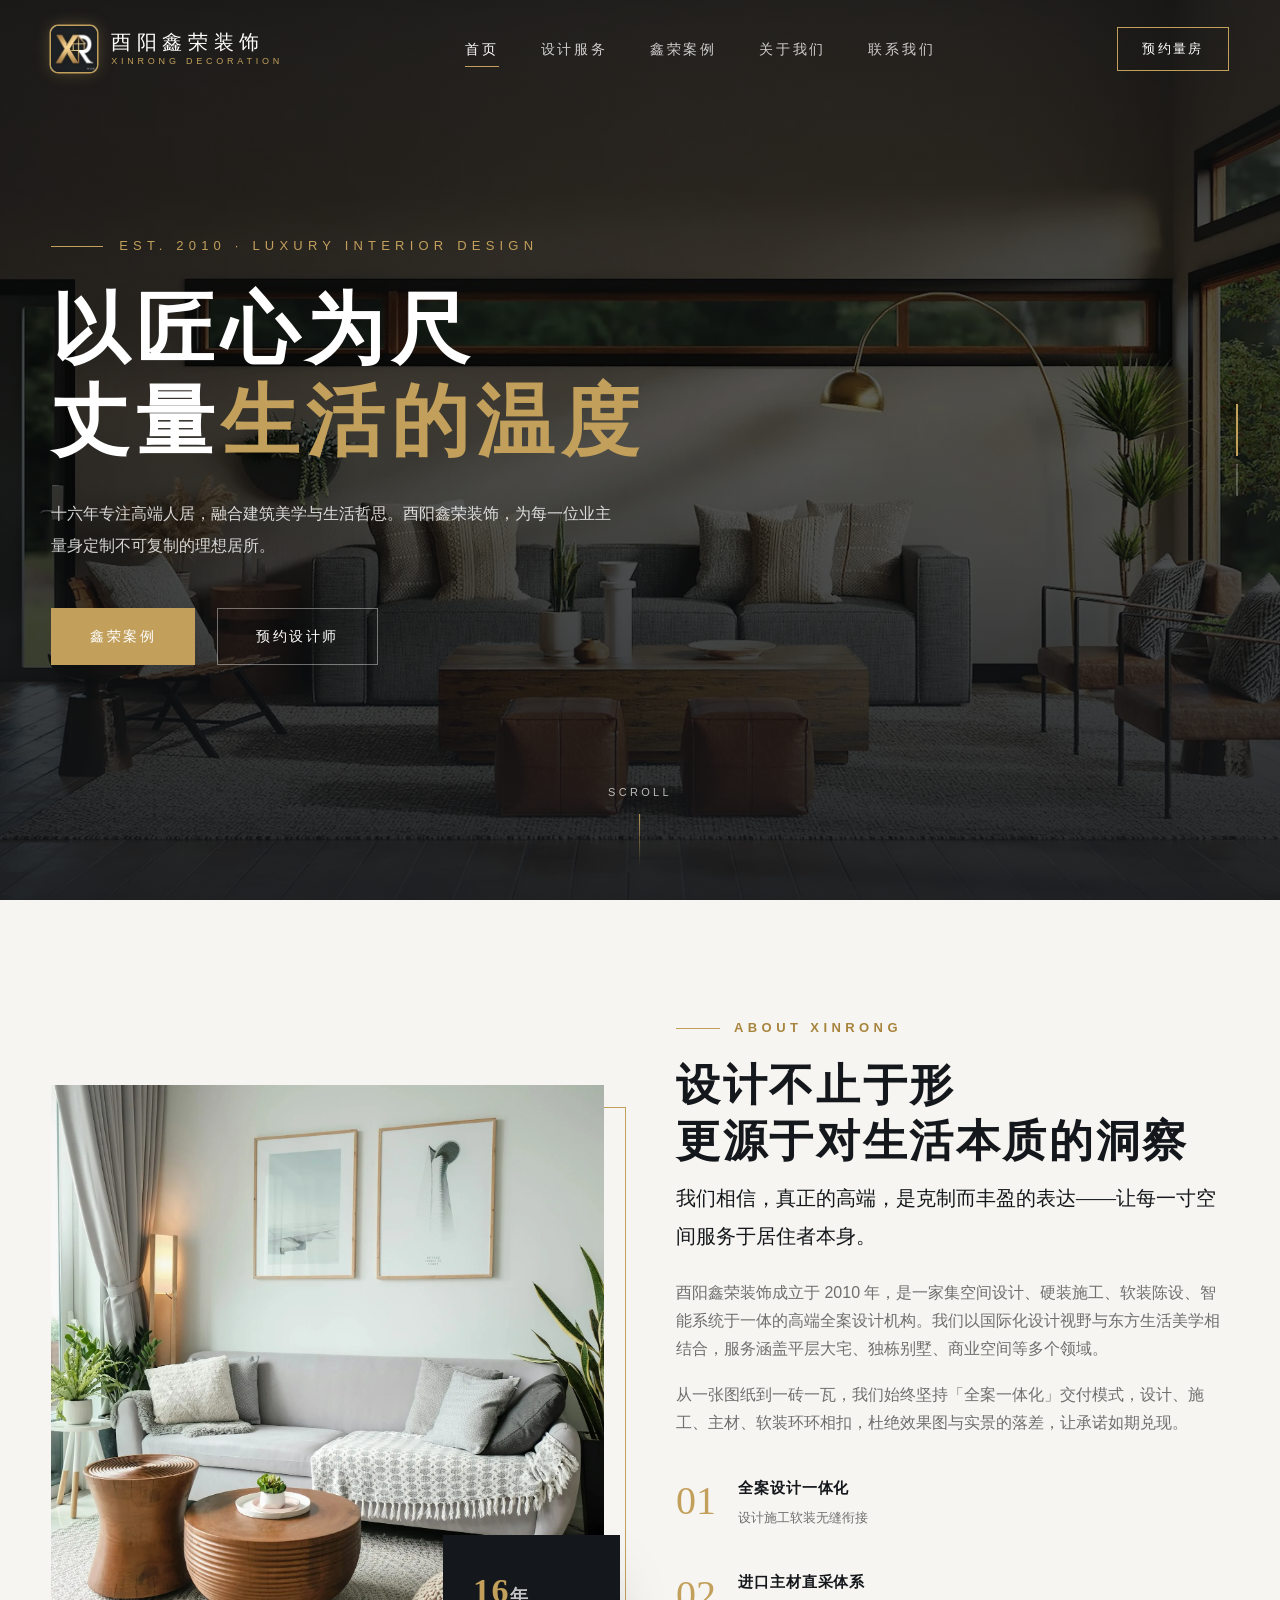
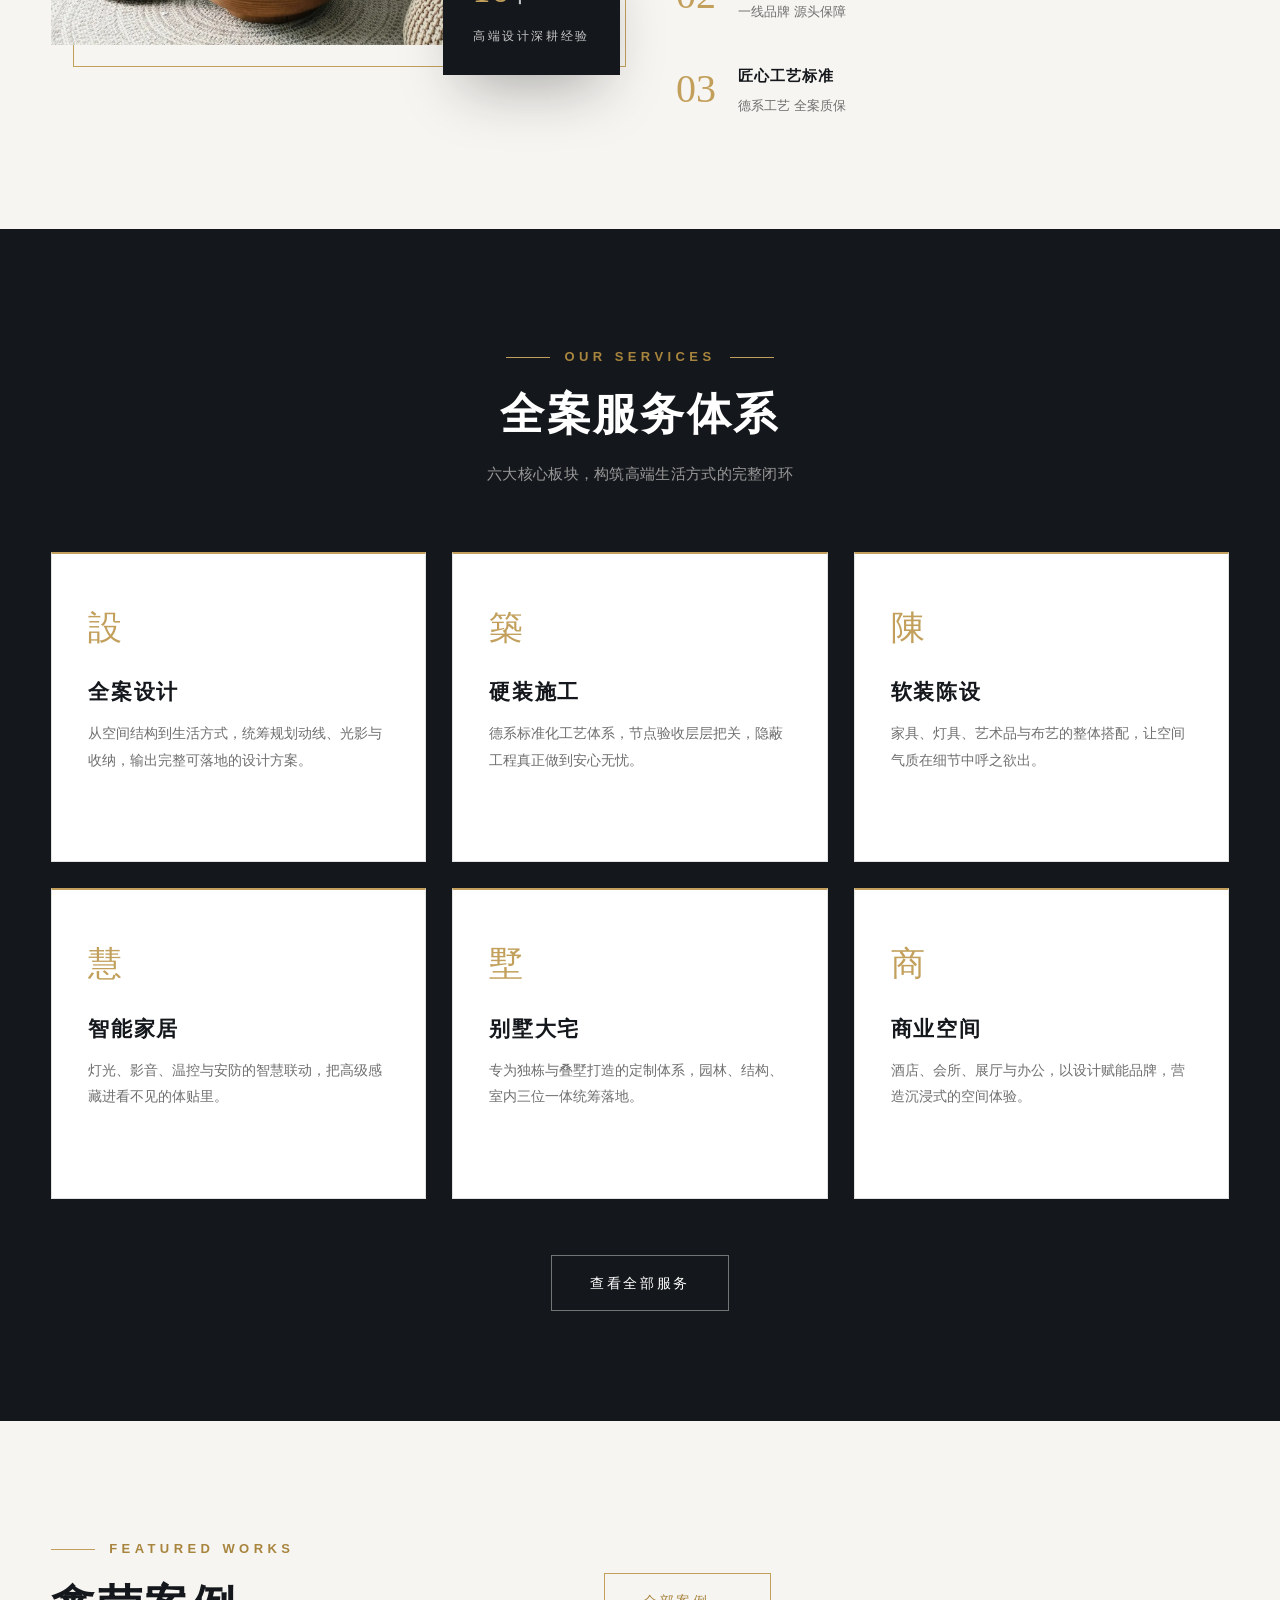
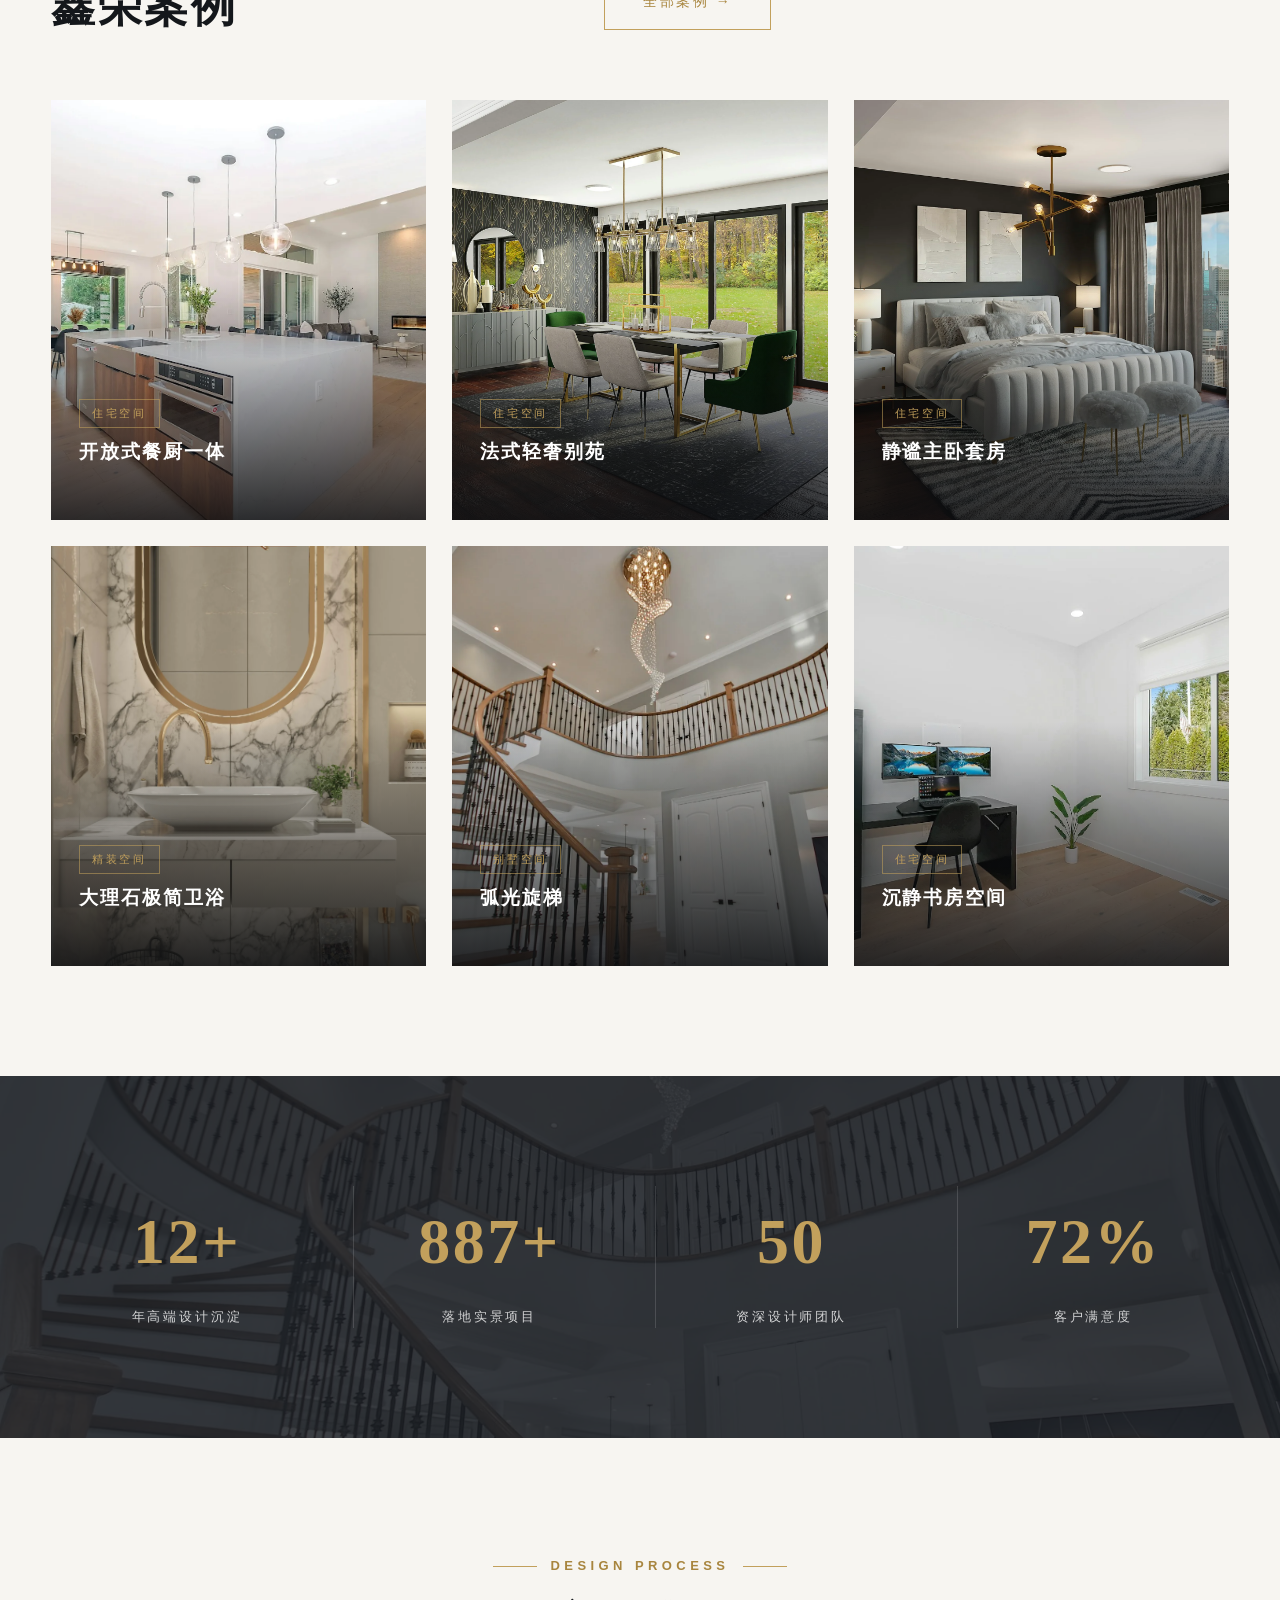
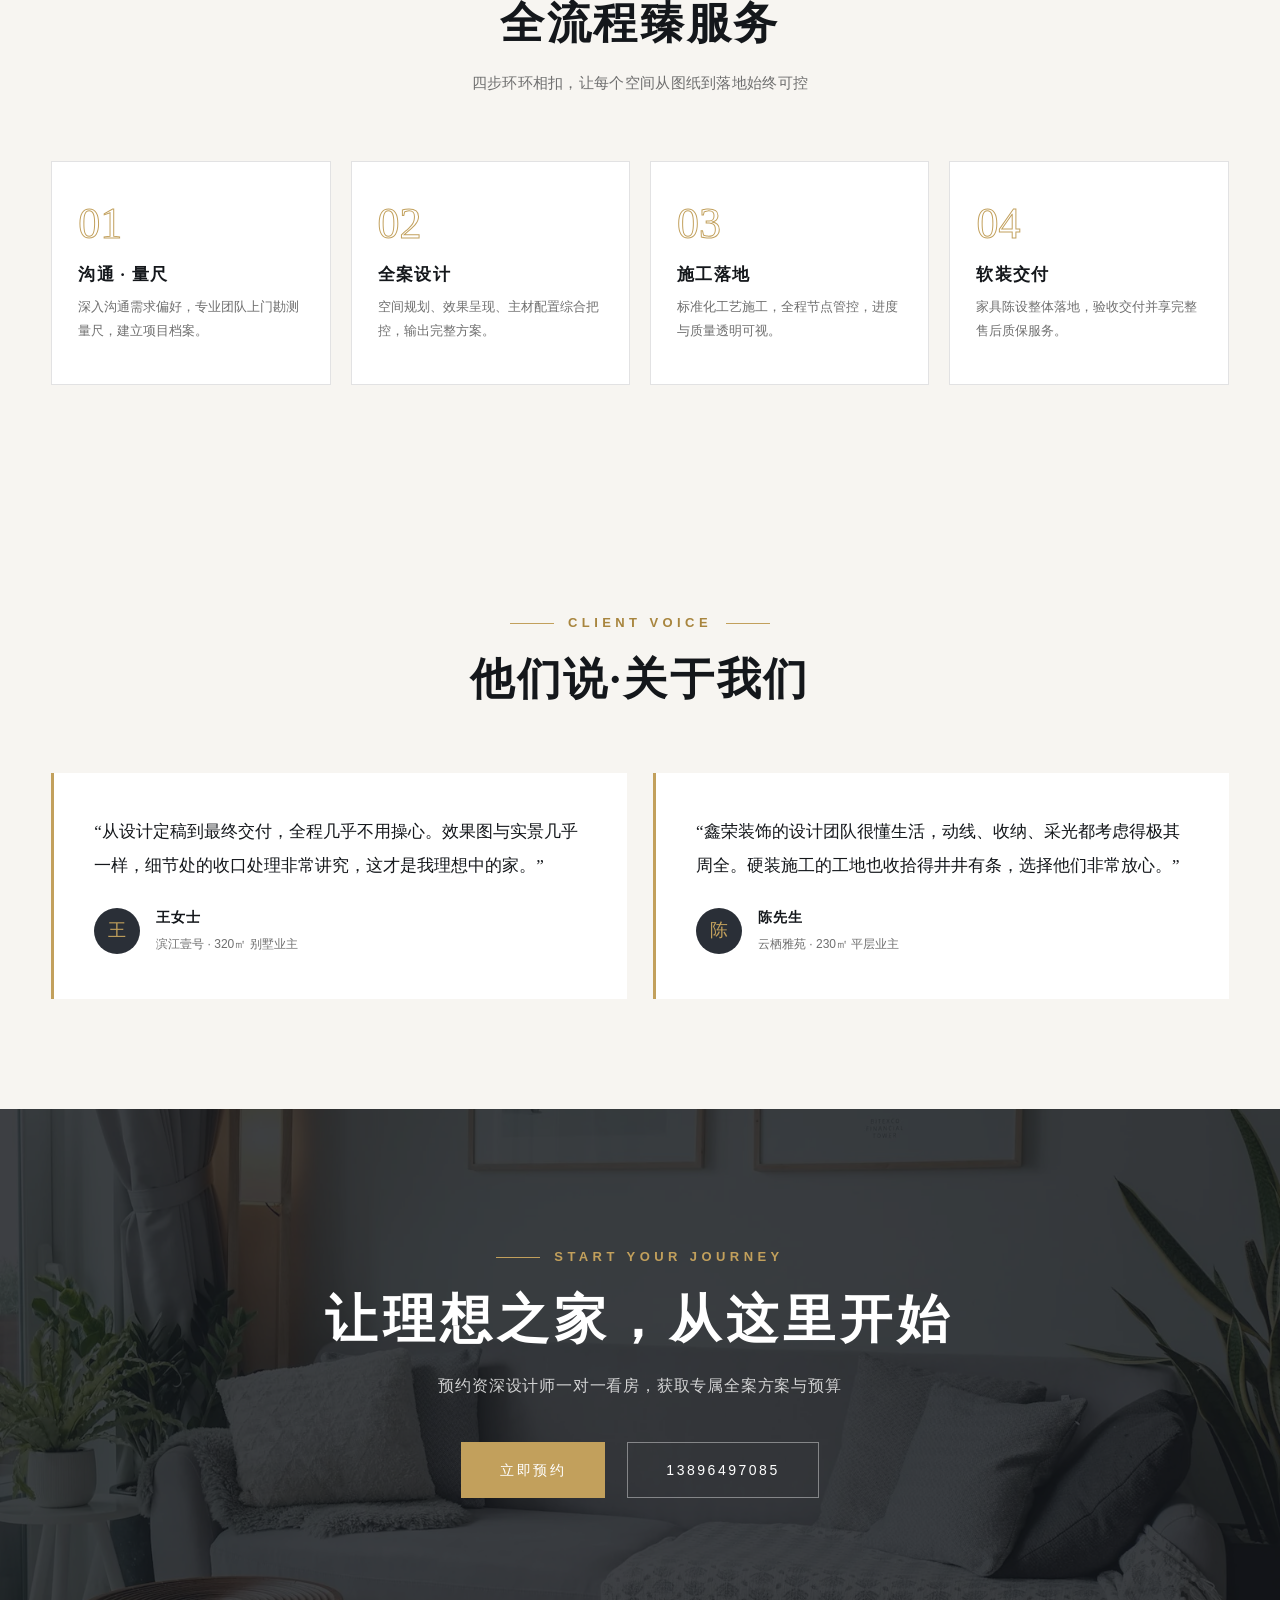
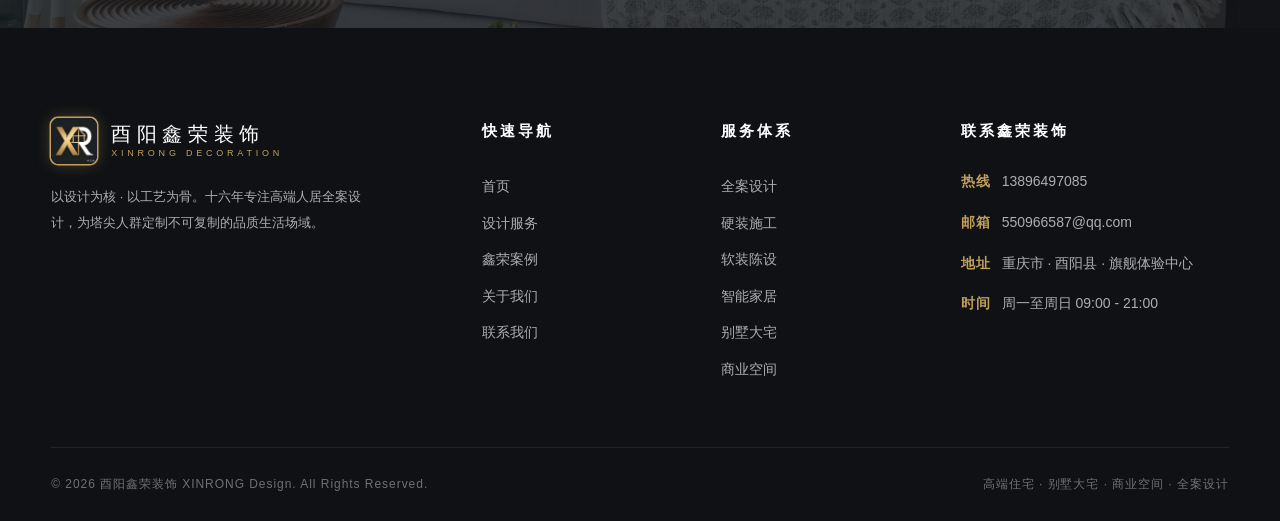
<file: index.html>
﻿<!DOCTYPE html>
<html lang="zh-CN">
<head>
<meta charset="UTF-8">
<meta name="viewport" content="width=device-width, initial-scale=1.0">
<title>酉阳鑫荣装饰 XINRONG | 高端全案设计 · 匠心筑家</title>
<meta name="description" content="酉阳鑫荣装饰专注高端住宅、别墅大宅与商业空间的全案设计与一体化落地，以设计为核、工艺为骨，为塔尖人群定制专属生活场域。">
<link rel="stylesheet" href="css/style.css">
</head>
<body>

<!-- ======== 导航 ======== -->
<nav class="nav">
  <div class="container">
    <a href="index.html" class="brand">
      <img class="brand-logo" src="images/logo.webp" alt="酉阳鑫荣装饰">
      <span class="brand-name">酉阳鑫荣装饰<small>XINRONG DECORATION</small></span>
    </a>
    <div class="nav-links">
      <a href="index.html" class="active">首页</a>
      <a href="services.html">设计服务</a>
      <a href="cases.html">鑫荣案例</a>
      <a href="about.html">关于我们</a>
      <a href="contact.html">联系我们</a>
    </div>
    <a href="contact.html" class="nav-cta">预约量房</a>
    <button class="nav-toggle" aria-label="菜单"><span></span><span></span><span></span></button>
  </div>
</nav>

<!-- ======== Hero ======== -->
<header class="hero">
  <div class="hero-slides">
    <div class="hero-slide"><img src="images/hero-living.webp" alt="现代轻奢客厅"></div>
    <div class="hero-slide"><img src="images/villa-1.webp" alt="现代豪宅外观"></div>
  </div>
  <div class="hero-content">
    <div class="hero-kicker">EST. 2010 · LUXURY INTERIOR DESIGN</div>
    <h1>以匠心为尺<br>丈量<em>生活的温度</em></h1>
    <p class="hero-desc">十六年专注高端人居，融合建筑美学与生活哲思。酉阳鑫荣装饰，为每一位业主量身定制不可复制的理想居所。</p>
    <div class="hero-actions">
      <a href="cases.html" class="btn btn--gold">鑫荣案例</a>
      <a href="contact.html" class="btn btn--ghost">预约设计师</a>
    </div>
  </div>
  <div class="hero-pager"><span class="on"></span><span></span></div>
  <div class="hero-scroll">SCROLL</div>
</header>

<!-- ======== 品牌理念 ======== -->
<section class="section">
  <div class="container intro-grid">
    <div class="intro-media reveal">
      <div class="frame"></div>
      <img src="images/living-2.webp" alt="鑫荣装饰设计理念空间">
      <div class="badge-float"><b>16<span style="font-size:18px">年</span></b><span>高端设计深耕经验</span></div>
    </div>
    <div class="intro-txt">
      <div class="eyebrow">ABOUT XINRONG</div>
      <h2 class="sec-title">设计不止于形<br>更源于对生活本质的洞察</h2>
      <p class="lead">我们相信，真正的高端，是克制而丰盈的表达——让每一寸空间服务于居住者本身。</p>
      <p>酉阳鑫荣装饰成立于 2010 年，是一家集空间设计、硬装施工、软装陈设、智能系统于一体的高端全案设计机构。我们以国际化设计视野与东方生活美学相结合，服务涵盖平层大宅、独栋别墅、商业空间等多个领域。</p>
      <p>从一张图纸到一砖一瓦，我们始终坚持「全案一体化」交付模式，设计、施工、主材、软装环环相扣，杜绝效果图与实景的落差，让承诺如期兑现。</p>
      <div class="feat-line">
        <div class="num">01</div>
        <div><b>全案设计一体化</b><span>设计施工软装无缝衔接</span></div>
      </div>
      <div class="feat-line">
        <div class="num">02</div>
        <div><b>进口主材直采体系</b><span>一线品牌 源头保障</span></div>
      </div>
      <div class="feat-line">
        <div class="num">03</div>
        <div><b>匠心工艺标准</b><span>德系工艺 全案质保</span></div>
      </div>
    </div>
  </div>
</section>

<!-- ======== 服务体系 ======== -->
<section class="section section--dark">
  <div class="container">
    <div class="sec-head center reveal">
      <div class="eyebrow">OUR SERVICES</div>
      <h2 class="sec-title">全案服务体系</h2>
      <p class="sec-sub">六大核心板块，构筑高端生活方式的完整闭环</p>
    </div>
    <div class="services-grid">
      <div class="svc reveal"><span class="svc-ic">設</span><h3>全案设计</h3><p>从空间结构到生活方式，统筹规划动线、光影与收纳，输出完整可落地的设计方案。</p><span class="svc-more">了解详情</span></div>
      <div class="svc reveal" data-d="1"><span class="svc-ic">築</span><h3>硬装施工</h3><p>德系标准化工艺体系，节点验收层层把关，隐蔽工程真正做到安心无忧。</p><span class="svc-more">了解详情</span></div>
      <div class="svc reveal" data-d="2"><span class="svc-ic">陳</span><h3>软装陈设</h3><p>家具、灯具、艺术品与布艺的整体搭配，让空间气质在细节中呼之欲出。</p><span class="svc-more">了解详情</span></div>
      <div class="svc reveal"><span class="svc-ic">慧</span><h3>智能家居</h3><p>灯光、影音、温控与安防的智慧联动，把高级感藏进看不见的体贴里。</p><span class="svc-more">了解详情</span></div>
      <div class="svc reveal" data-d="1"><span class="svc-ic">墅</span><h3>别墅大宅</h3><p>专为独栋与叠墅打造的定制体系，园林、结构、室内三位一体统筹落地。</p><span class="svc-more">了解详情</span></div>
      <div class="svc reveal" data-d="2"><span class="svc-ic">商</span><h3>商业空间</h3><p>酒店、会所、展厅与办公，以设计赋能品牌，营造沉浸式的空间体验。</p><span class="svc-more">了解详情</span></div>
    </div>
    <div class="see-all">
      <a href="services.html" class="btn btn--ghost">查看全部服务</a>
    </div>
  </div>
</section>

<!-- ======== 精选案例 ======== -->
<section class="section">
  <div class="container">
    <div class="sec-head reveal" style="display:flex;align-items:flex-end;justify-content:space-between;flex-wrap:wrap;gap:20px">
      <div>
        <div class="eyebrow">FEATURED WORKS</div>
        <h2 class="sec-title">鑫荣案例</h2>
      </div>
      <a href="cases.html" class="btn" style="margin-bottom:6px">全部案例 →</a>
    </div>
    <div class="case-grid">
      <a href="cases.html" class="case reveal"><img src="images/kitchen-1.webp" alt="开放式餐厨一体"><div class="case-info"><span class="case-tag">住宅空间</span><h3>开放式餐厨一体</h3><p>现代 · 180㎡ 大平层</p></div></a>
      <a href="cases.html" class="case reveal" data-d="1"><img src="images/dining-2.webp" alt="法式轻奢餐厅"><div class="case-info"><span class="case-tag">住宅空间</span><h3>法式轻奢别苑</h3><p>轻奢 · 320㎡ 独栋别墅</p></div></a>
      <a href="cases.html" class="case reveal" data-d="2"><img src="images/bedroom-1.webp" alt="现代轻奢主卧"><div class="case-info"><span class="case-tag">住宅空间</span><h3>静谧主卧套房</h3><p>现代 · 230㎡ 平层府邸</p></div></a>
      <a href="cases.html" class="case reveal"><img src="images/bath-1.webp" alt="大理石卫浴空间"><div class="case-info"><span class="case-tag">精装空间</span><h3>大理石极简卫浴</h3><p>极简 · 卫浴空间</p></div></a>
      <a href="cases.html" class="case reveal" data-d="1"><img src="images/stair-1.webp" alt="旋转楼梯"><div class="case-info"><span class="case-tag">别墅空间</span><h3>弧光旋梯</h3><p>轻奢 · 独栋别墅</p></div></a>
      <a href="cases.html" class="case reveal" data-d="2"><img src="images/study-1.webp" alt="现代书房"><div class="case-info"><span class="case-tag">住宅空间</span><h3>沉静书房空间</h3><p>现代 · 书斋空间</p></div></a>
    </div>
  </div>
</section>

<!-- ======== 数字 ======== -->
<section class="stats">
  <div class="container stats-grid">
    <div class="stat reveal"><b data-count="16" data-suffix="+">0</b><span>年高端设计沉淀</span></div>
    <div class="stat reveal" data-d="1"><b data-count="1200" data-suffix="+">0</b><span>落地实景项目</span></div>
    <div class="stat reveal" data-d="2"><b data-count="68" data-suffix="">0</b><span>资深设计师团队</span></div>
    <div class="stat reveal" data-d="3"><b data-count="98" data-suffix="%">0</b><span>客户满意度</span></div>
  </div>
</section>

<!-- ======== 设计流程 ======== -->
<section class="section">
  <div class="container">
    <div class="sec-head center reveal">
      <div class="eyebrow">DESIGN PROCESS</div>
      <h2 class="sec-title">全流程臻服务</h2>
      <p class="sec-sub">四步环环相扣，让每个空间从图纸到落地始终可控</p>
    </div>
    <div class="flow-wrap">
      <div class="flow reveal"><h3>沟通 · 量尺</h3><p>深入沟通需求偏好，专业团队上门勘测量尺，建立项目档案。</p></div>
      <div class="flow reveal" data-d="1"><h3>全案设计</h3><p>空间规划、效果呈现、主材配置综合把控，输出完整方案。</p></div>
      <div class="flow reveal" data-d="2"><h3>施工落地</h3><p>标准化工艺施工，全程节点管控，进度与质量透明可视。</p></div>
      <div class="flow reveal" data-d="3"><h3>软装交付</h3><p>家具陈设整体落地，验收交付并享完整售后质保服务。</p></div>
    </div>
  </div>
</section>

<!-- ======== 客户口碑 ======== -->
<section class="section section--light">
  <div class="container">
    <div class="sec-head center reveal">
      <div class="eyebrow">CLIENT VOICE</div>
      <h2 class="sec-title">他们说·关于我们</h2>
    </div>
    <div class="quotes">
      <div class="quote reveal">
        <p>“从设计定稿到最终交付，全程几乎不用操心。效果图与实景几乎一样，细节处的收口处理非常讲究，这才是我理想中的家。”</p>
        <footer><span class="ava">王</span><div><b>王女士</b><span>滨江壹号 · 320㎡ 别墅业主</span></div></footer>
      </div>
      <div class="quote reveal" data-d="1">
        <p>“鑫荣装饰的设计团队很懂生活，动线、收纳、采光都考虑得极其周全。硬装施工的工地也收拾得井井有条，选择他们非常放心。”</p>
        <footer><span class="ava">陈</span><div><b>陈先生</b><span>云栖雅苑 · 230㎡ 平层业主</span></div></footer>
      </div>
    </div>
  </div>
</section>

<!-- ======== CTA ======== -->
<section class="cta">
  <div class="container">
    <div class="eyebrow" style="justify-content:center;color:var(--gold)">START YOUR JOURNEY</div>
    <h2>让理想之家，从这里开始</h2>
    <p>预约资深设计师一对一看房，获取专属全案方案与预算</p>
    <div class="cta-actions">
      <a href="contact.html" class="btn btn--gold">立即预约</a>
      <a href="tel:13896497085" class="btn btn--ghost">13896497085</a>
    </div>
  </div>
</section>

<!-- ======== 页脚 ======== -->
<footer class="footer">
  <div class="container">
    <div class="footer-grid">
      <div class="footer-brand">
        <a href="index.html" class="brand">
          <img class="brand-logo" src="images/logo.webp" alt="酉阳鑫荣装饰">
          <span class="brand-name" style="color:#fff">酉阳鑫荣装饰<small>XINRONG DECORATION</small></span>
        </a>
        <p>以设计为核 · 以工艺为骨。十六年专注高端人居全案设计，为塔尖人群定制不可复制的品质生活场域。</p>
      </div>
      <div>
        <h4>快速导航</h4>
        <div class="footer-links">
          <a href="index.html">首页</a>
          <a href="services.html">设计服务</a>
          <a href="cases.html">鑫荣案例</a>
          <a href="about.html">关于我们</a>
          <a href="contact.html">联系我们</a>
        </div>
      </div>
      <div>
        <h4>服务体系</h4>
        <div class="footer-links">
          <a href="services.html#f1">全案设计</a>
          <a href="services.html#f2">硬装施工</a>
          <a href="services.html#f3">软装陈设</a>
          <a href="services.html#f4">智能家居</a>
          <a href="services.html#f5">别墅大宅</a>
          <a href="services.html#f6">商业空间</a>
        </div>
      </div>
      <div>
        <h4>联系鑫荣装饰</h4>
        <ul class="footer-contact">
          <li><b>热线</b><span>13896497085</span></li>
          <li><b>邮箱</b><span>550966587@qq.com</span></li>
          <li><b>地址</b><span>重庆市 · 酉阳县 · 旗舰体验中心</span></li>
          <li><b>时间</b><span>周一至周日 09:00 - 21:00</span></li>
        </ul>
      </div>
    </div>
    <div class="footer-bottom">
      <span>© <span id="year">2026</span> 酉阳鑫荣装饰 XINRONG Design. All Rights Reserved.</span>
      <span>高端住宅 · 别墅大宅 · 商业空间 · 全案设计</span>
    </div>
  </div>
</footer>

<button class="to-top" aria-label="返回顶部">↑</button>
<script src="js/main.js"></script>
</body>
</html>
</file>
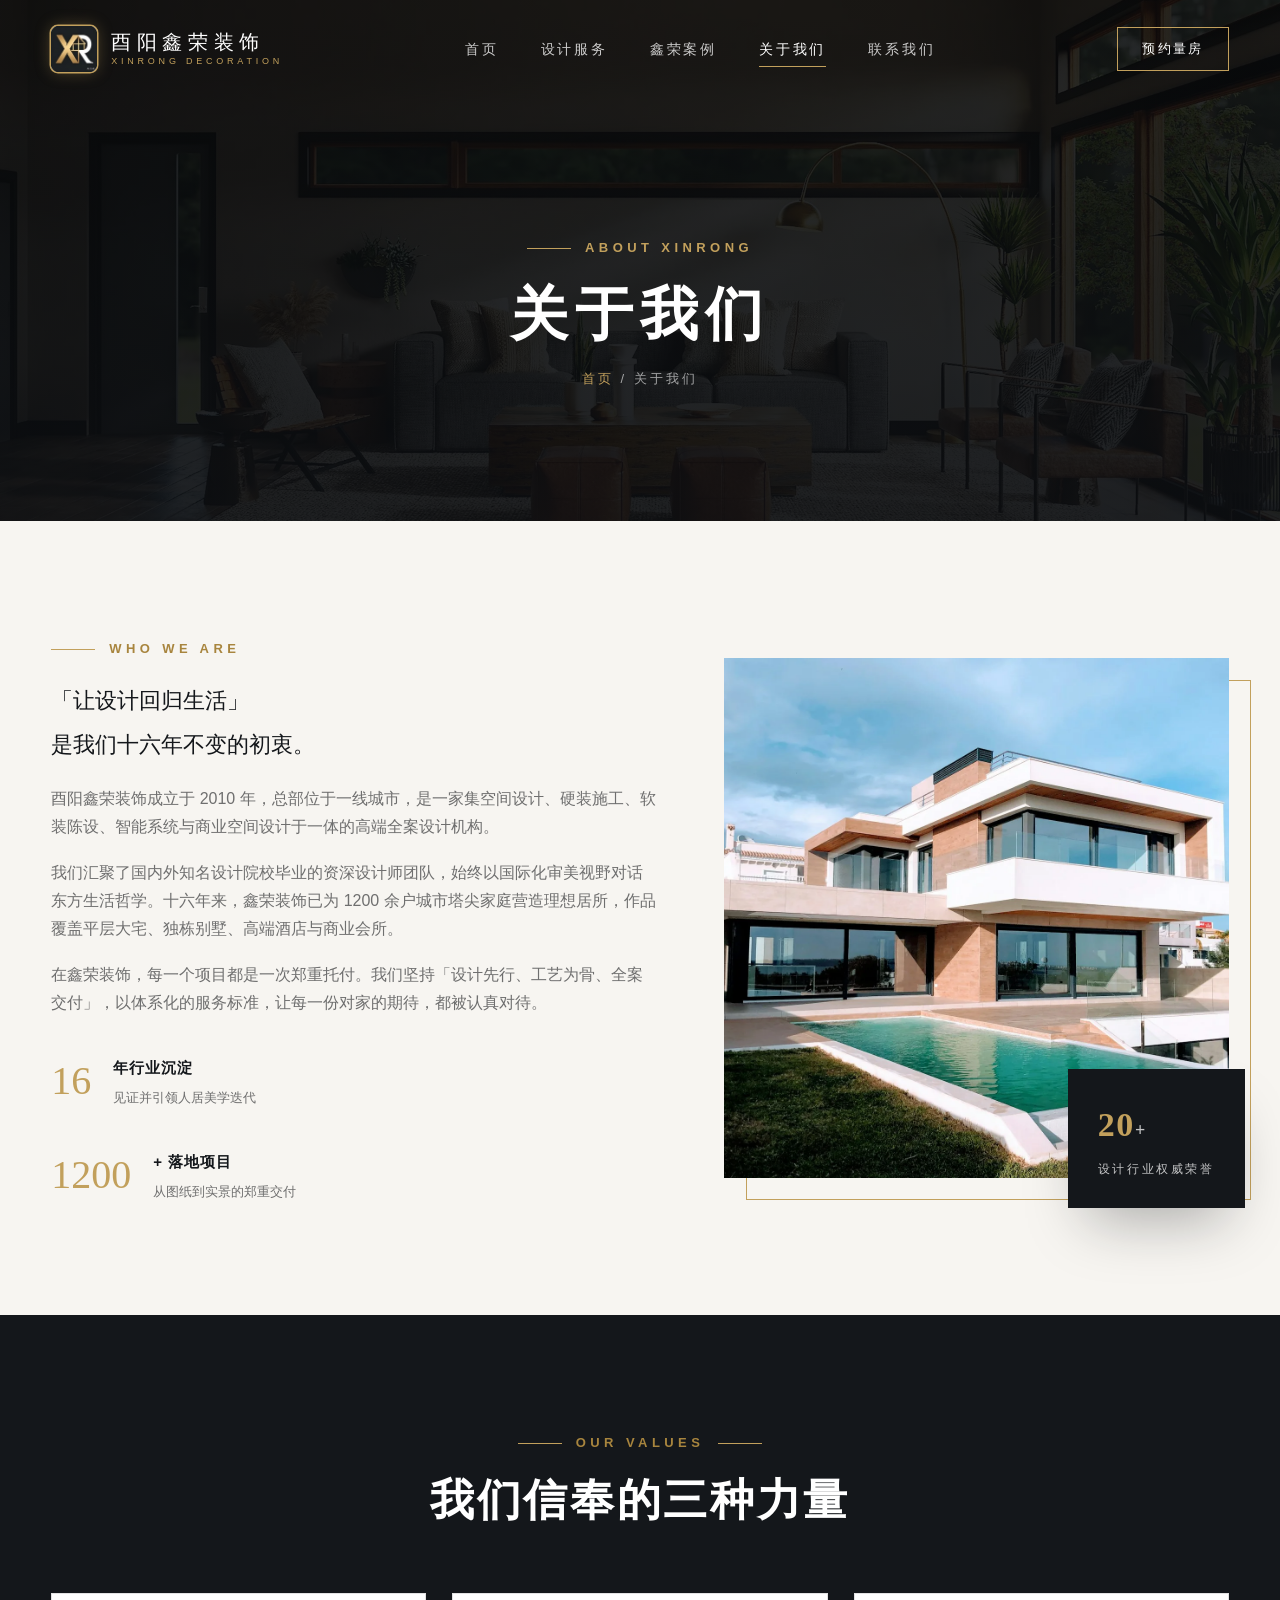
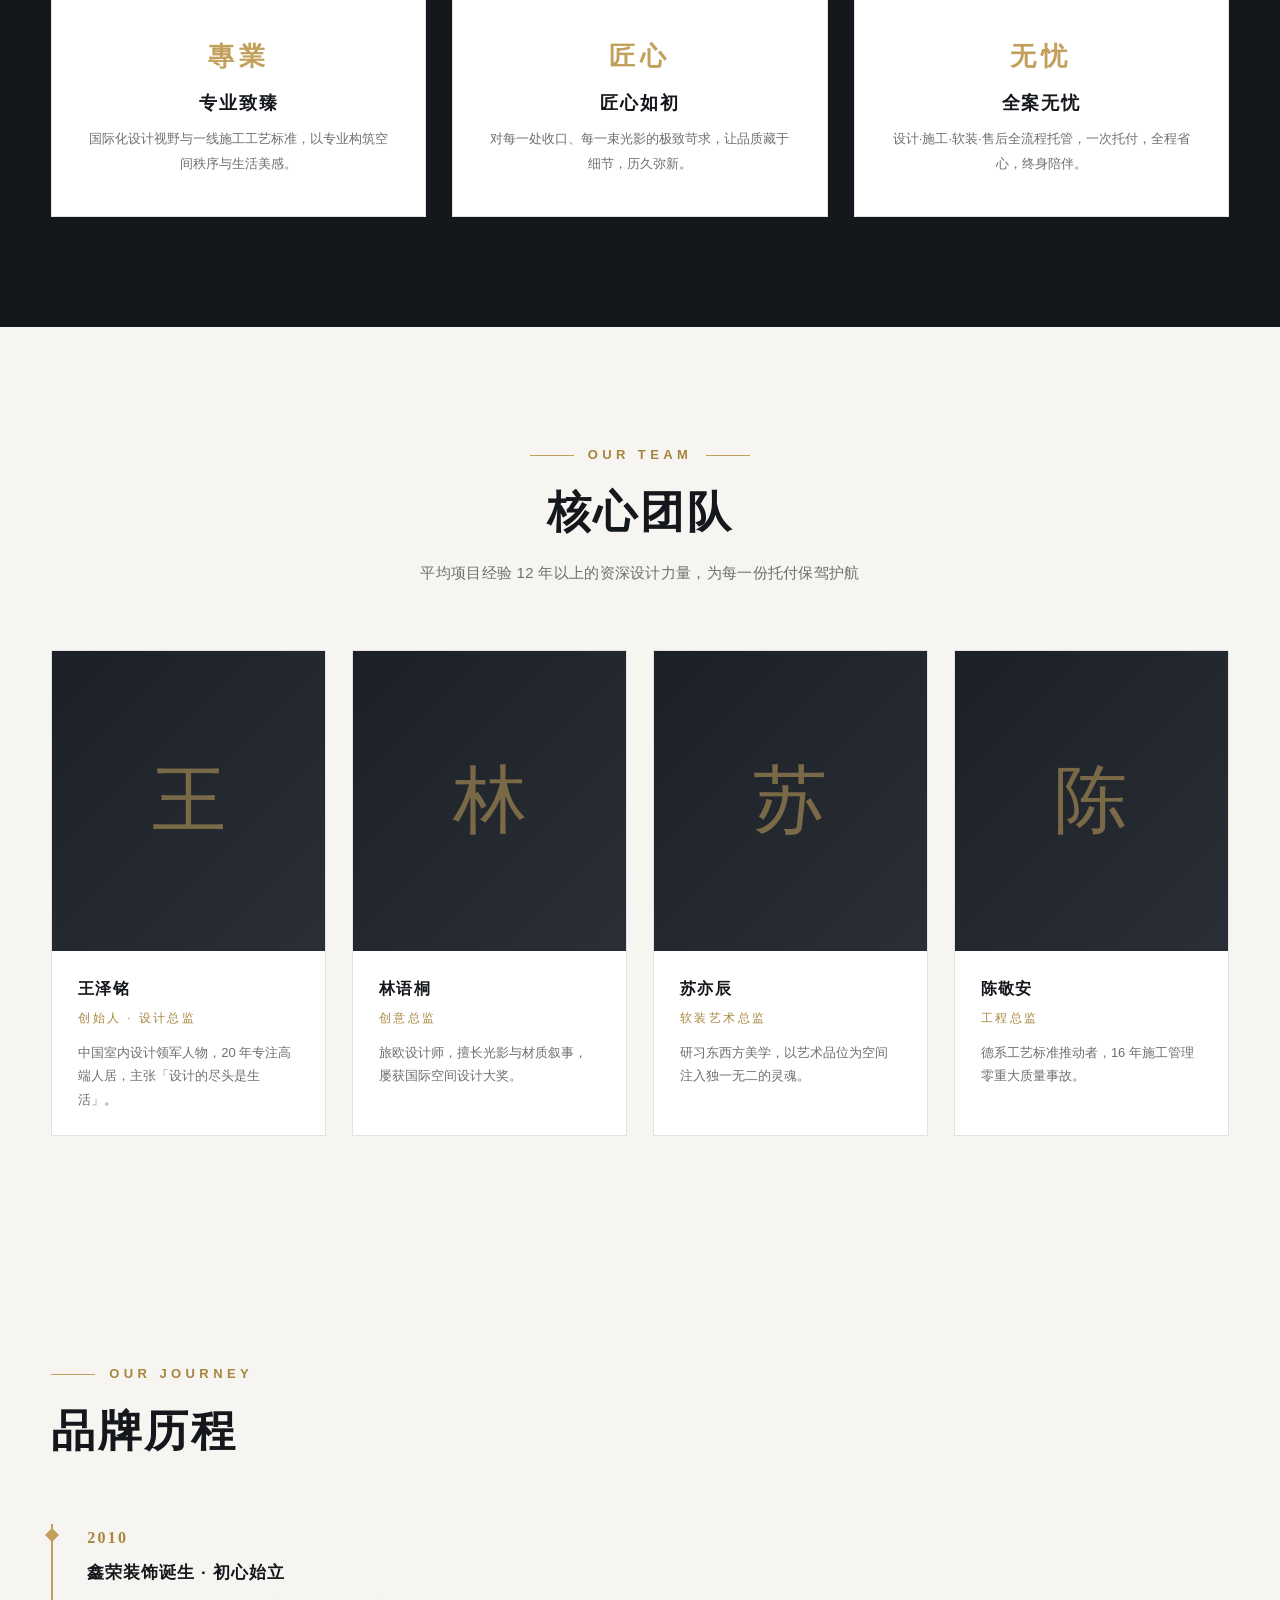
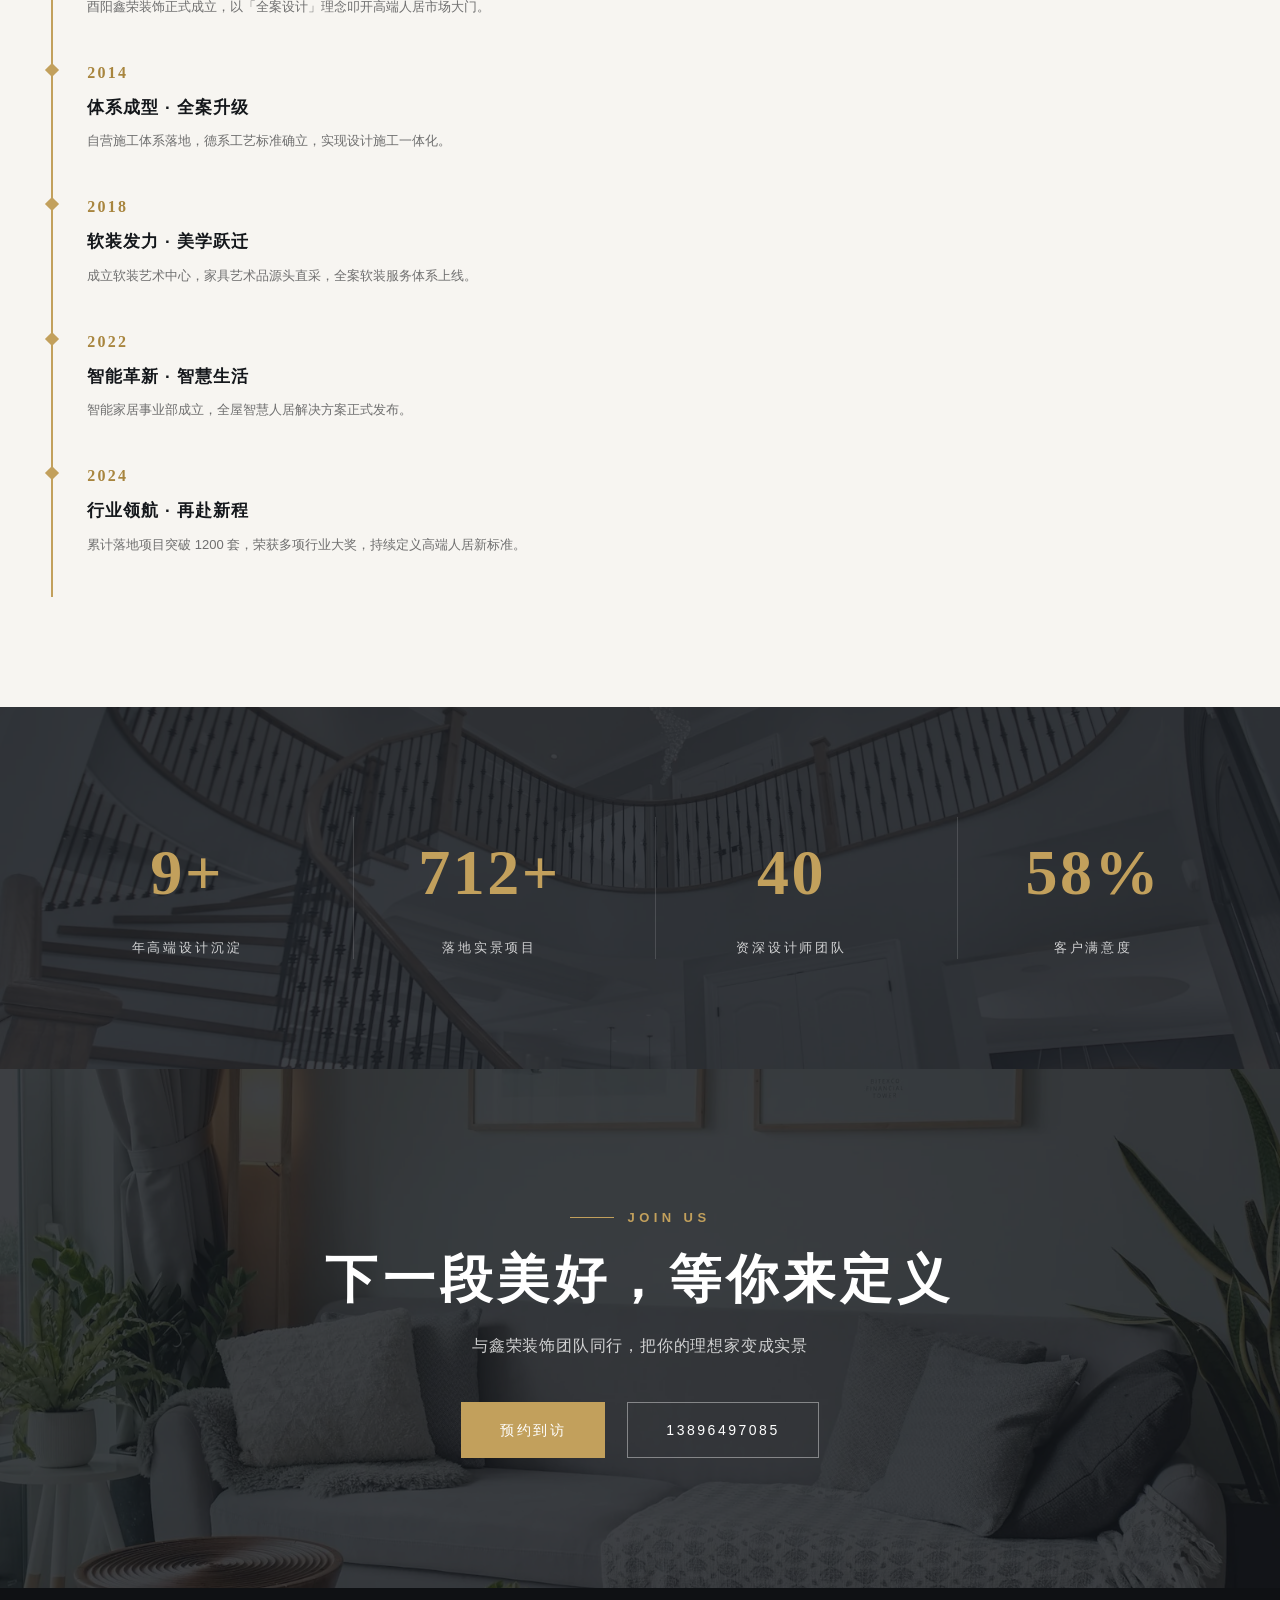
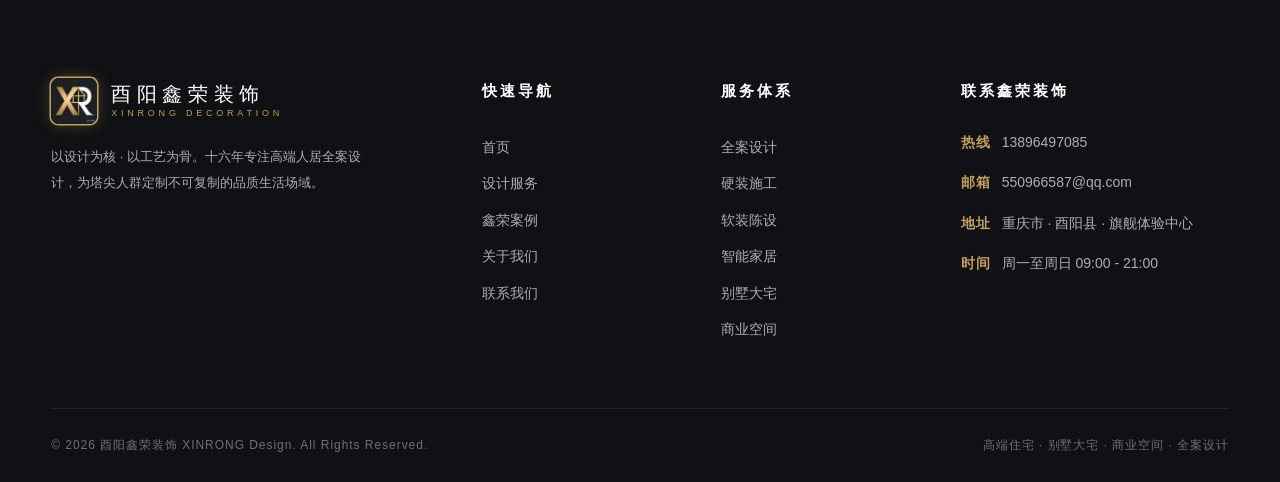
<file: about.html>
﻿<!DOCTYPE html>
<html lang="zh-CN">
<head>
<meta charset="UTF-8">
<meta name="viewport" content="width=device-width, initial-scale=1.0">
<title>关于我们 | 酉阳鑫荣装饰 XINRONG</title>
<meta name="description" content="酉阳鑫荣装饰成立于2010年，以国际化设计视野与东方生活美学融合，专注高端住宅、别墅大宅与商业空间全案设计。">
<link rel="stylesheet" href="css/style.css">
</head>
<body>

<!-- ======== 导航 ======== -->
<nav class="nav scrolled">
  <div class="container">
    <a href="index.html" class="brand">
      <img class="brand-logo" src="images/logo.webp" alt="酉阳鑫荣装饰">
      <span class="brand-name">酉阳鑫荣装饰<small>XINRONG DECORATION</small></span>
    </a>
    <div class="nav-links">
      <a href="index.html">首页</a>
      <a href="services.html">设计服务</a>
      <a href="cases.html">鑫荣案例</a>
      <a href="about.html" class="active">关于我们</a>
      <a href="contact.html">联系我们</a>
    </div>
    <a href="contact.html" class="nav-cta">预约量房</a>
    <button class="nav-toggle" aria-label="菜单"><span></span><span></span><span></span></button>
  </div>
</nav>

<!-- ======== 页头 ======== -->
<header class="page-hero">
  <img class="bg" src="images/hero-living.webp" alt="鑫荣装饰设计团队空间">
  <div class="container">
    <div class="eyebrow" style="justify-content:center;color:var(--gold)">ABOUT XINRONG</div>
    <h1>关于我们</h1>
    <div class="crumb"><b>首页</b> / 关于我们</div>
  </div>
</header>

<!-- ======== 公司介绍 ======== -->
<section class="section">
  <div class="container about-hero-row">
    <div>
      <div class="eyebrow">WHO WE ARE</div>
      <div class="lead">「让设计回归生活」<br>是我们十六年不变的初衷。</div>
      <p>酉阳鑫荣装饰成立于 2010 年，总部位于一线城市，是一家集空间设计、硬装施工、软装陈设、智能系统与商业空间设计于一体的高端全案设计机构。</p>
      <p>我们汇聚了国内外知名设计院校毕业的资深设计师团队，始终以国际化审美视野对话东方生活哲学。十六年来，鑫荣装饰已为 1200 余户城市塔尖家庭营造理想居所，作品覆盖平层大宅、独栋别墅、高端酒店与商业会所。</p>
      <p>在鑫荣装饰，每一个项目都是一次郑重托付。我们坚持「设计先行、工艺为骨、全案交付」，以体系化的服务标准，让每一份对家的期待，都被认真对待。</p>
      <div class="feat-line">
        <div class="num">16</div>
        <div><b>年行业沉淀</b><span>见证并引领人居美学迭代</span></div>
      </div>
      <div class="feat-line">
        <div class="num">1200</div>
        <div><b>+ 落地项目</b><span>从图纸到实景的郑重交付</span></div>
      </div>
    </div>
    <div class="intro-media reveal">
      <div class="frame"></div>
      <img src="images/villa-1.webp" alt="鑫荣装饰别墅作品">
      <div class="badge-float"><b>20<span style="font-size:18px">+</span></b><span>设计行业权威荣誉</span></div>
    </div>
  </div>
</section>

<!-- ======== 价值观 ======== -->
<section class="section section--dark">
  <div class="container">
    <div class="sec-head center reveal">
      <div class="eyebrow">OUR VALUES</div>
      <h2 class="sec-title">我们信奉的三种力量</h2>
    </div>
    <div class="values">
      <div class="value reveal"><b>專業</b><h3>专业致臻</h3><p>国际化设计视野与一线施工工艺标准，以专业构筑空间秩序与生活美感。</p></div>
      <div class="value reveal" data-d="1"><b>匠心</b><h3>匠心如初</h3><p>对每一处收口、每一束光影的极致苛求，让品质藏于细节，历久弥新。</p></div>
      <div class="value reveal" data-d="2"><b>无忧</b><h3>全案无忧</h3><p>设计·施工·软装·售后全流程托管，一次托付，全程省心，终身陪伴。</p></div>
    </div>
  </div>
</section>

<!-- ======== 核心团队 ======== -->
<section class="section">
  <div class="container">
    <div class="sec-head center reveal">
      <div class="eyebrow">OUR TEAM</div>
      <h2 class="sec-title">核心团队</h2>
      <p class="sec-sub">平均项目经验 12 年以上的资深设计力量，为每一份托付保驾护航</p>
    </div>
    <div class="team">
      <div class="team-card reveal"><div class="ph"><span>王</span></div><div class="team-info"><h4>王泽铭</h4><span>创始人 · 设计总监</span><p>中国室内设计领军人物，20 年专注高端人居，主张「设计的尽头是生活」。</p></div></div>
      <div class="team-card reveal" data-d="1"><div class="ph"><span>林</span></div><div class="team-info"><h4>林语桐</h4><span>创意总监</span><p>旅欧设计师，擅长光影与材质叙事，屡获国际空间设计大奖。</p></div></div>
      <div class="team-card reveal" data-d="2"><div class="ph"><span>苏</span></div><div class="team-info"><h4>苏亦辰</h4><span>软装艺术总监</span><p>研习东西方美学，以艺术品位为空间注入独一无二的灵魂。</p></div></div>
      <div class="team-card reveal" data-d="3"><div class="ph"><span>陈</span></div><div class="team-info"><h4>陈敬安</h4><span>工程总监</span><p>德系工艺标准推动者，16 年施工管理零重大质量事故。</p></div></div>
    </div>
  </div>
</section>

<!-- ======== 里程碑 ======== -->
<section class="section section--light">
  <div class="container">
    <div class="sec-head reveal">
      <div class="eyebrow">OUR JOURNEY</div>
      <h2 class="sec-title">品牌历程</h2>
    </div>
    <ul class="milestone reveal">
      <li><b>2010</b><h4>鑫荣装饰诞生 · 初心始立</h4><p>酉阳鑫荣装饰正式成立，以「全案设计」理念叩开高端人居市场大门。</p></li>
      <li><b>2014</b><h4>体系成型 · 全案升级</h4><p>自营施工体系落地，德系工艺标准确立，实现设计施工一体化。</p></li>
      <li><b>2018</b><h4>软装发力 · 美学跃迁</h4><p>成立软装艺术中心，家具艺术品源头直采，全案软装服务体系上线。</p></li>
      <li><b>2022</b><h4>智能革新 · 智慧生活</h4><p>智能家居事业部成立，全屋智慧人居解决方案正式发布。</p></li>
      <li><b>2024</b><h4>行业领航 · 再赴新程</h4><p>累计落地项目突破 1200 套，荣获多项行业大奖，持续定义高端人居新标准。</p></li>
    </ul>
  </div>
</section>

<!-- ======== 数据 ======== -->
<section class="stats">
  <div class="container stats-grid">
    <div class="stat reveal"><b data-count="16" data-suffix="+">0</b><span>年高端设计沉淀</span></div>
    <div class="stat reveal" data-d="1"><b data-count="1200" data-suffix="+">0</b><span>落地实景项目</span></div>
    <div class="stat reveal" data-d="2"><b data-count="68" data-suffix="">0</b><span>资深设计师团队</span></div>
    <div class="stat reveal" data-d="3"><b data-count="98" data-suffix="%">0</b><span>客户满意度</span></div>
  </div>
</section>

<!-- ======== CTA ======== -->
<section class="cta">
  <div class="container">
    <div class="eyebrow" style="justify-content:center;color:var(--gold)">JOIN US</div>
    <h2>下一段美好，等你来定义</h2>
    <p>与鑫荣装饰团队同行，把你的理想家变成实景</p>
    <div class="cta-actions">
      <a href="contact.html" class="btn btn--gold">预约到访</a>
      <a href="tel:13896497085" class="btn btn--ghost">13896497085</a>
    </div>
  </div>
</section>

<!-- ======== 页脚 ======== -->
<footer class="footer">
  <div class="container">
    <div class="footer-grid">
      <div class="footer-brand">
        <a href="index.html" class="brand">
          <img class="brand-logo" src="images/logo.webp" alt="酉阳鑫荣装饰">
          <span class="brand-name" style="color:#fff">酉阳鑫荣装饰<small>XINRONG DECORATION</small></span>
        </a>
        <p>以设计为核 · 以工艺为骨。十六年专注高端人居全案设计，为塔尖人群定制不可复制的品质生活场域。</p>
      </div>
      <div>
        <h4>快速导航</h4>
        <div class="footer-links">
          <a href="index.html">首页</a>
          <a href="services.html">设计服务</a>
          <a href="cases.html">鑫荣案例</a>
          <a href="about.html">关于我们</a>
          <a href="contact.html">联系我们</a>
        </div>
      </div>
      <div>
        <h4>服务体系</h4>
        <div class="footer-links">
          <a href="services.html#f1">全案设计</a>
          <a href="services.html#f2">硬装施工</a>
          <a href="services.html#f3">软装陈设</a>
          <a href="services.html#f4">智能家居</a>
          <a href="services.html#f5">别墅大宅</a>
          <a href="services.html#f6">商业空间</a>
        </div>
      </div>
      <div>
        <h4>联系鑫荣装饰</h4>
        <ul class="footer-contact">
          <li><b>热线</b><span>13896497085</span></li>
          <li><b>邮箱</b><span>550966587@qq.com</span></li>
          <li><b>地址</b><span>重庆市 · 酉阳县 · 旗舰体验中心</span></li>
          <li><b>时间</b><span>周一至周日 09:00 - 21:00</span></li>
        </ul>
      </div>
    </div>
    <div class="footer-bottom">
      <span>© <span id="year">2026</span> 酉阳鑫荣装饰 XINRONG Design. All Rights Reserved.</span>
      <span>高端住宅 · 别墅大宅 · 商业空间 · 全案设计</span>
    </div>
  </div>
</footer>

<button class="to-top" aria-label="返回顶部">↑</button>
<script src="js/main.js"></script>
</body>
</html>
</file>
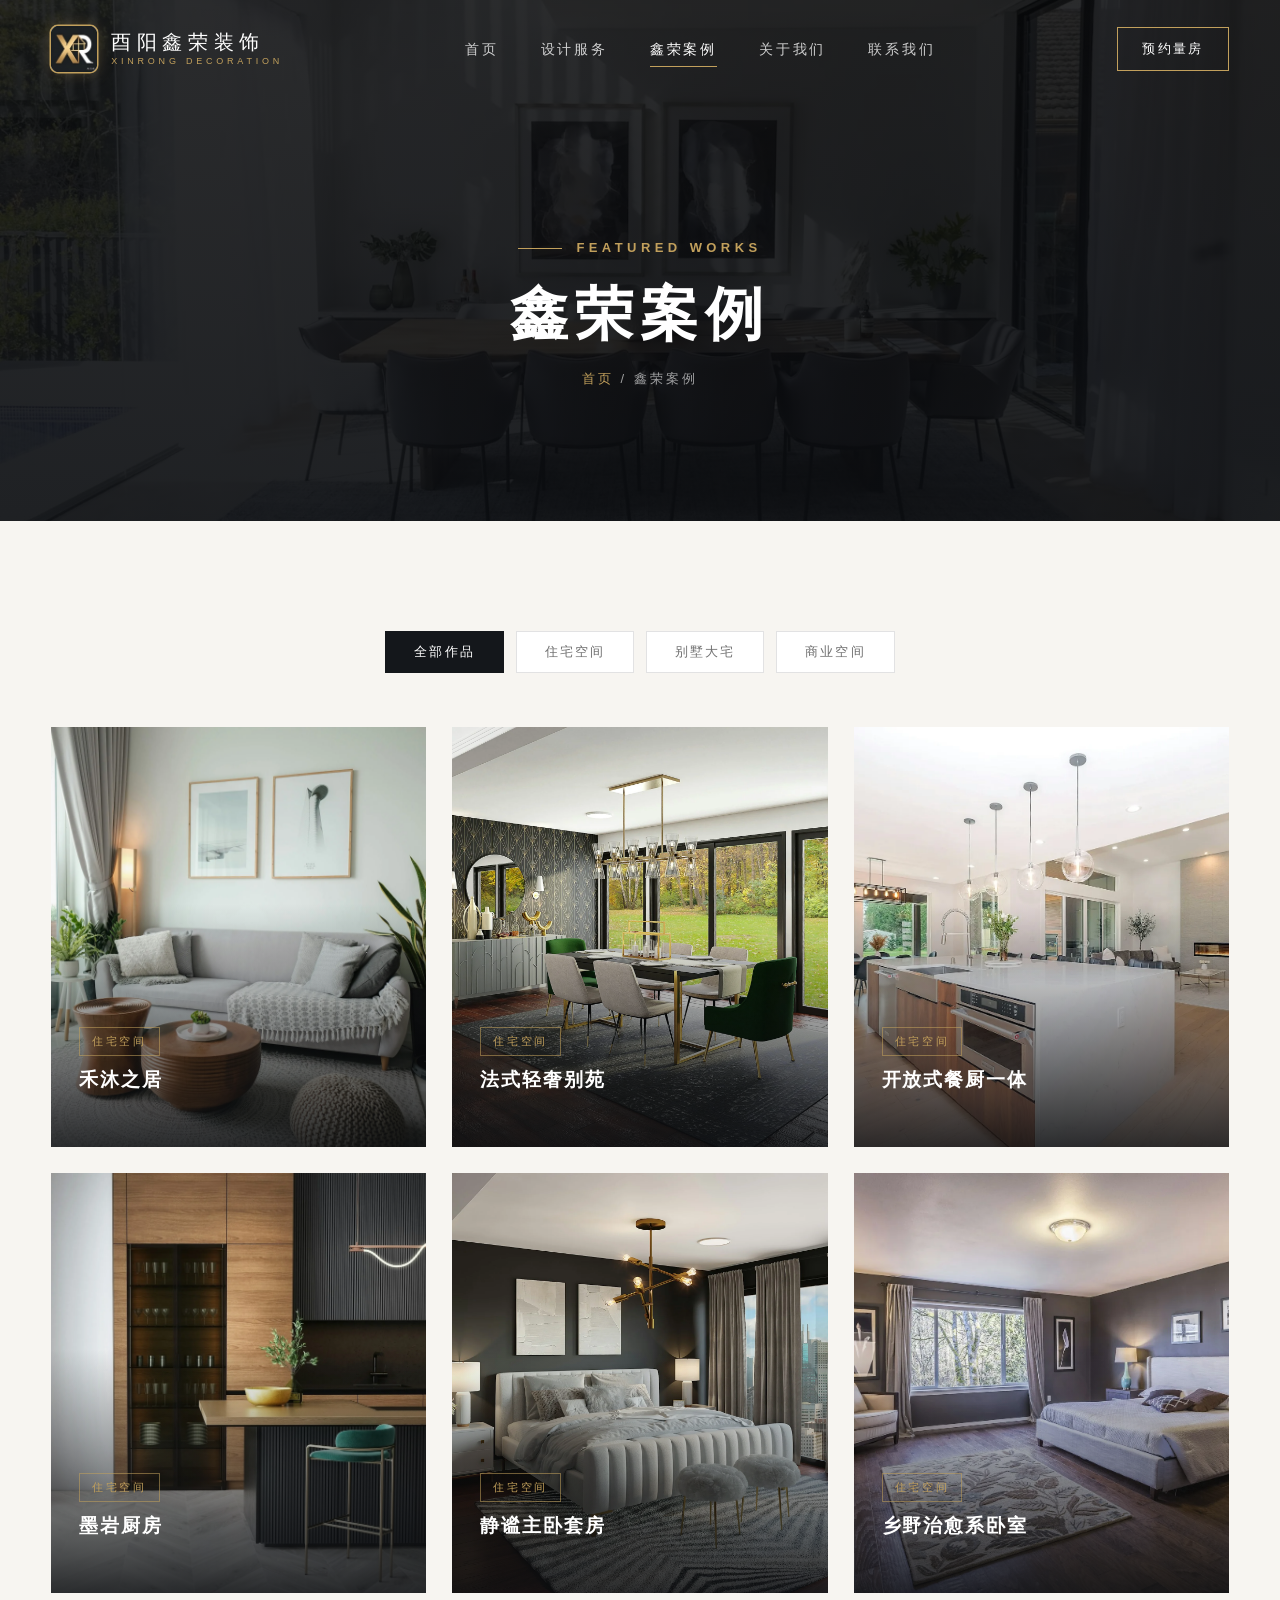
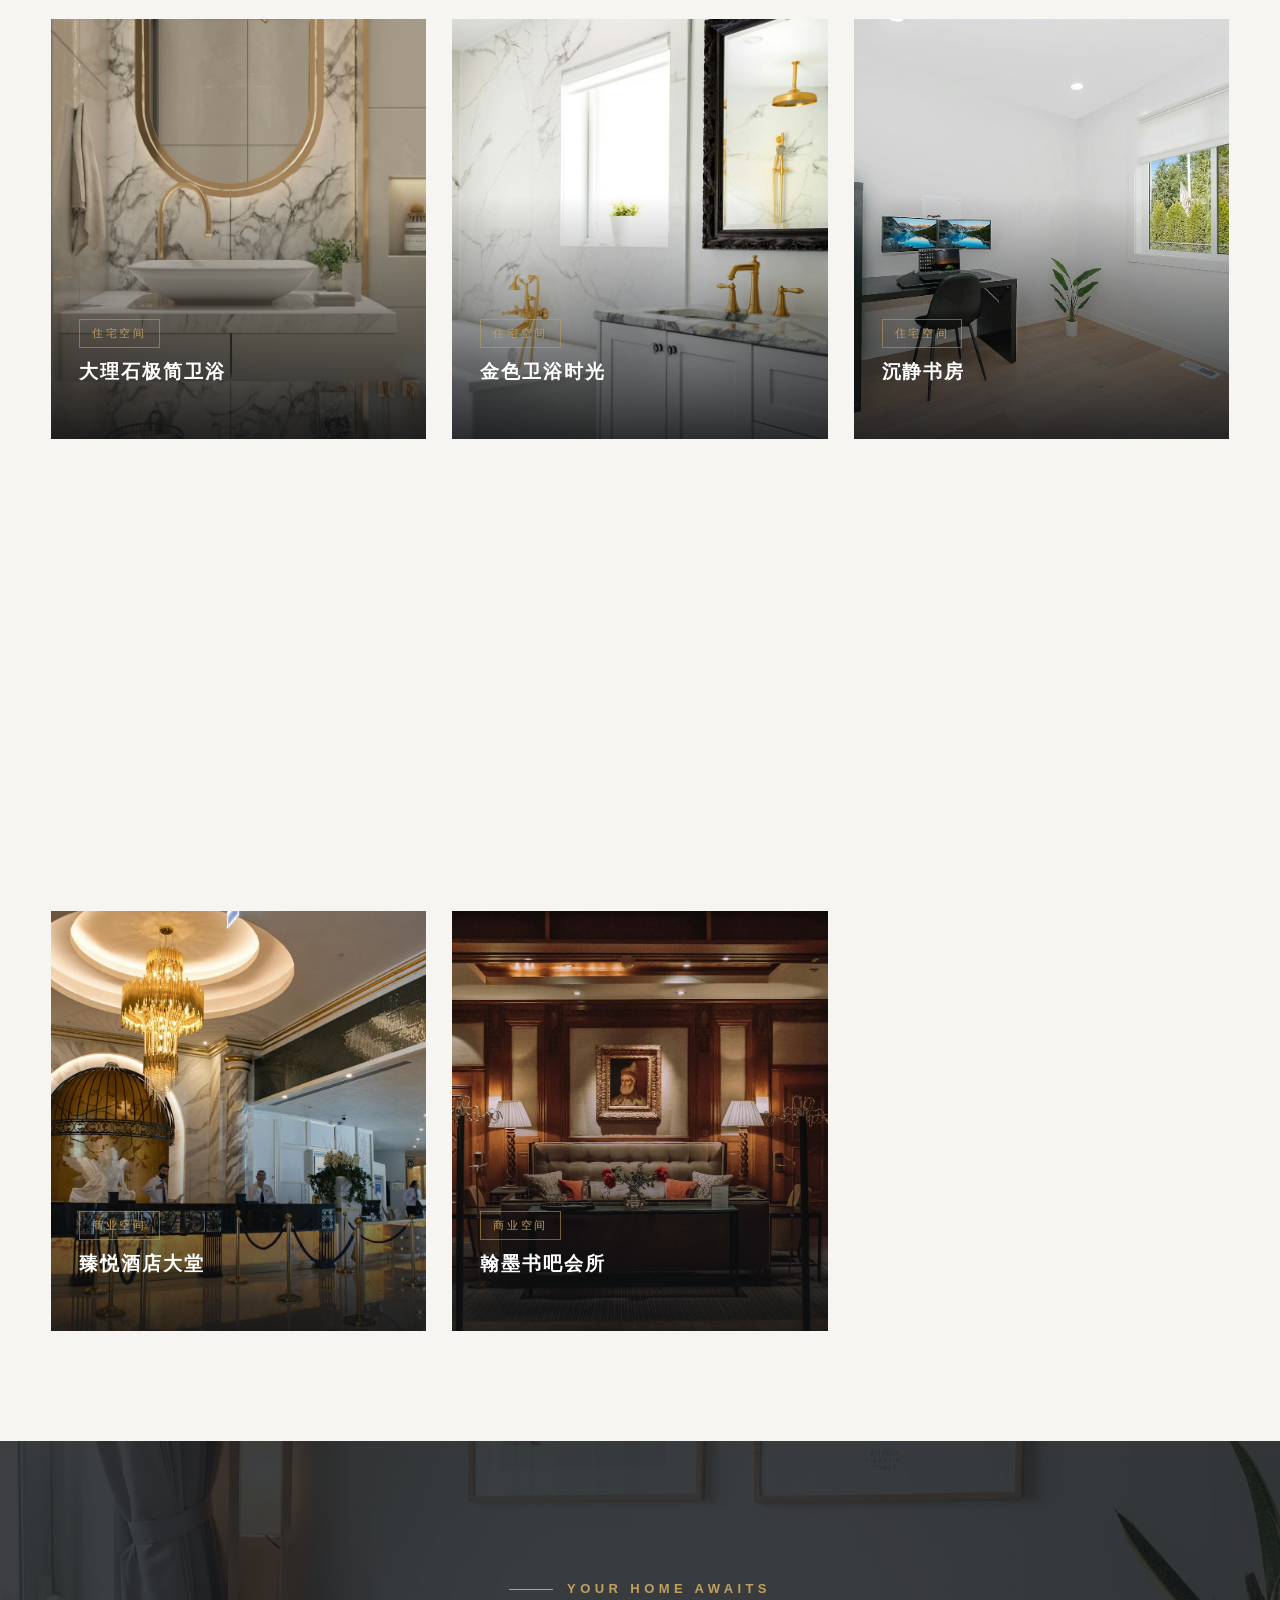
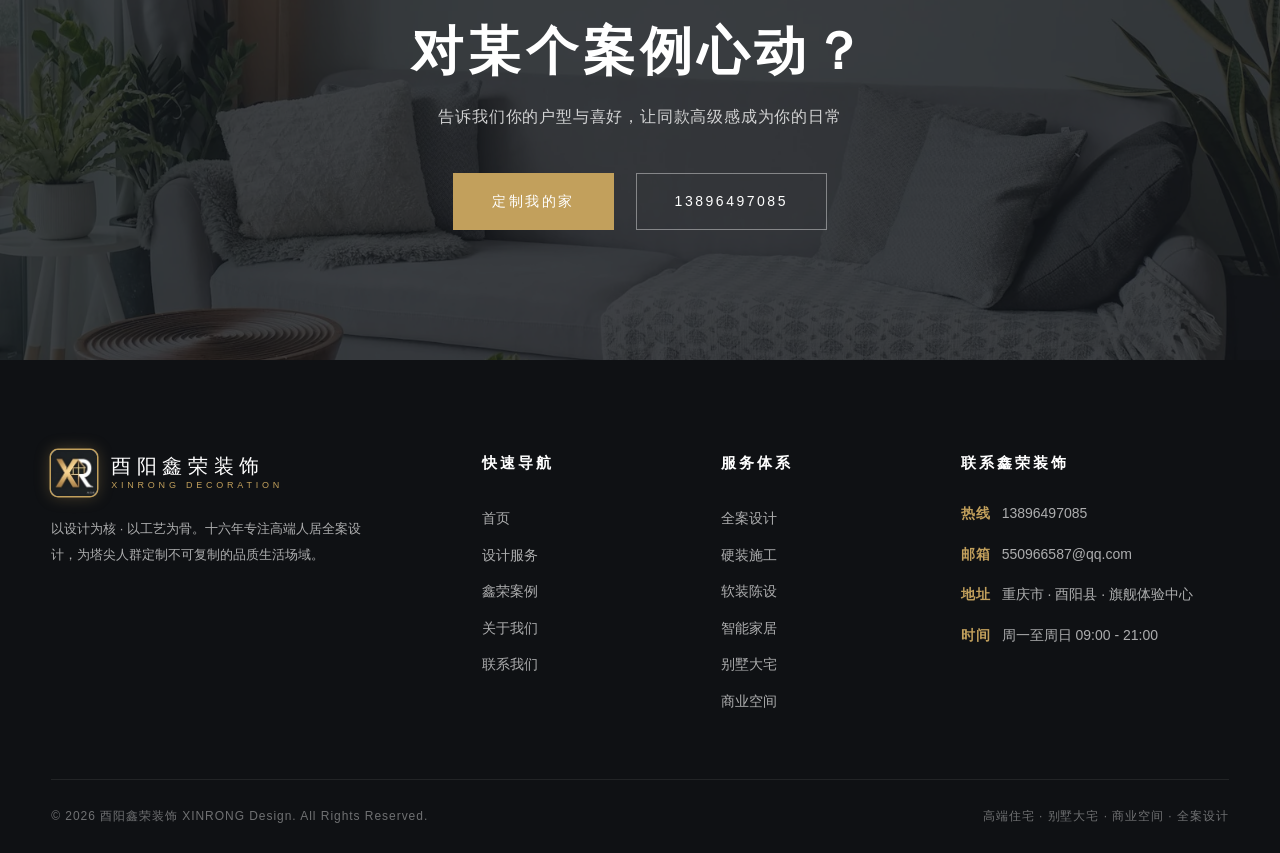
<file: cases.html>
﻿<!DOCTYPE html>
<html lang="zh-CN">
<head>
<meta charset="UTF-8">
<meta name="viewport" content="width=device-width, initial-scale=1.0">
<title>鑫荣案例 | 酉阳鑫荣装饰 XINRONG</title>
<meta name="description" content="酉阳鑫荣装饰精选案例：高端住宅、别墅大宅、商业空间三大品类的落地实景作品集。">
<link rel="stylesheet" href="css/style.css">
</head>
<body>

<!-- ======== 导航 ======== -->
<nav class="nav scrolled">
  <div class="container">
    <a href="index.html" class="brand">
      <img class="brand-logo" src="images/logo.webp" alt="酉阳鑫荣装饰">
      <span class="brand-name">酉阳鑫荣装饰<small>XINRONG DECORATION</small></span>
    </a>
    <div class="nav-links">
      <a href="index.html">首页</a>
      <a href="services.html">设计服务</a>
      <a href="cases.html" class="active">鑫荣案例</a>
      <a href="about.html">关于我们</a>
      <a href="contact.html">联系我们</a>
    </div>
    <a href="contact.html" class="nav-cta">预约量房</a>
    <button class="nav-toggle" aria-label="菜单"><span></span><span></span><span></span></button>
  </div>
</nav>

<!-- ======== 页头 ======== -->
<header class="page-hero">
  <img class="bg" src="images/dining-1.webp" alt="鑫荣案例空间">
  <div class="container">
    <div class="eyebrow" style="justify-content:center;color:var(--gold)">FEATURED WORKS</div>
    <h1>鑫荣案例</h1>
    <div class="crumb"><b>首页</b> / 鑫荣案例</div>
  </div>
</header>

<section class="section">
  <div class="container">

    <div class="filter-bar reveal">
      <button data-filter="all" class="on">全部作品</button>
      <button data-filter="residence">住宅空间</button>
      <button data-filter="villa">别墅大宅</button>
      <button data-filter="commercial">商业空间</button>
    </div>

    <div class="case-grid">

      <a href="contact.html" class="case reveal" data-type="residence"><img src="images/living-2.webp" alt="现代简约大平层"><div class="case-info"><span class="case-tag">住宅空间</span><h3>禾沐之居</h3><p>现代简约 · 220㎡ 大平层</p></div></a>

      <a href="contact.html" class="case reveal" data-d="1" data-type="residence"><img src="images/dining-2.webp" alt="法式轻奢餐厅"><div class="case-info"><span class="case-tag">住宅空间</span><h3>法式轻奢别苑</h3><p>轻奢法式 · 320㎡ 独栋别墅</p></div></a>

      <a href="contact.html" class="case reveal" data-d="2" data-type="residence"><img src="images/kitchen-1.webp" alt="开放式餐厨一体"><div class="case-info"><span class="case-tag">住宅空间</span><h3>开放式餐厨一体</h3><p>现代 · 180㎡ 大平层</p></div></a>

      <a href="contact.html" class="case reveal" data-type="residence"><img src="images/kitchen-2.webp" alt="意式极简厨房"><div class="case-info"><span class="case-tag">住宅空间</span><h3>墨岩厨房</h3><p>意式极简 · 厨房空间</p></div></a>

      <a href="contact.html" class="case reveal" data-d="1" data-type="residence"><img src="images/bedroom-1.webp" alt="现代轻奢主卧"><div class="case-info"><span class="case-tag">住宅空间</span><h3>静谧主卧套房</h3><p>现代 · 230㎡ 平层府邸</p></div></a>

      <a href="contact.html" class="case reveal" data-d="2" data-type="residence"><img src="images/bedroom-2.webp" alt="乡野治愈系卧室"><div class="case-info"><span class="case-tag">住宅空间</span><h3>乡野治愈系卧室</h3><p>原木自然 · 主卧空间</p></div></a>

      <a href="contact.html" class="case reveal" data-type="residence"><img src="images/bath-1.webp" alt="大理石极简卫浴"><div class="case-info"><span class="case-tag">住宅空间</span><h3>大理石极简卫浴</h3><p>极简 · 卫浴空间</p></div></a>

      <a href="contact.html" class="case reveal" data-d="1" data-type="residence"><img src="images/bath-2.webp" alt="古典欧式卫浴"><div class="case-info"><span class="case-tag">住宅空间</span><h3>金色卫浴时光</h3><p>古典欧式 · 卫浴空间</p></div></a>

      <a href="contact.html" class="case reveal" data-d="2" data-type="residence"><img src="images/study-1.webp" alt="现代书房"><div class="case-info"><span class="case-tag">住宅空间</span><h3>沉静书房</h3><p>现代 · 书斋空间</p></div></a>

      <a href="contact.html" class="case reveal" data-type="villa"><img src="images/stair-1.webp" alt="旋转楼梯"><div class="case-info"><span class="case-tag">别墅大宅</span><h3>弧光旋梯</h3><p>轻奢 · 独栋别墅</p></div></a>

      <a href="contact.html" class="case reveal" data-d="1" data-type="villa"><img src="images/villa-2.webp" alt="现代院墅"><div class="case-info"><span class="case-tag">别墅大宅</span><h3>现代院墅</h3><p>现代 · 庭院别墅</p></div></a>

      <a href="contact.html" class="case reveal" data-d="2" data-type="commercial"><img src="images/dining-1.webp" alt="精致轻奢餐厅"><div class="case-info"><span class="case-tag">商业空间</span><h3>拾光法餐厅</h3><p>轻奢 · 商业餐饮</p></div></a>

      <a href="contact.html" class="case reveal" data-type="commercial"><img src="images/lobby-2.webp" alt="奢华酒店大堂"><div class="case-info"><span class="case-tag">商业空间</span><h3>臻悦酒店大堂</h3><p>奢华 · 酒店空间</p></div></a>

      <a href="contact.html" class="case reveal" data-d="1" data-type="commercial"><img src="images/lobby-1.webp" alt="古典书吧会所"><div class="case-info"><span class="case-tag">商业空间</span><h3>翰墨书吧会所</h3><p>古典 · 会所空间</p></div></a>

    </div>
  </div>
</section>

<!-- ======== CTA ======== -->
<section class="cta">
  <div class="container">
    <div class="eyebrow" style="justify-content:center;color:var(--gold)">YOUR HOME AWAITS</div>
    <h2>对某个案例心动？</h2>
    <p>告诉我们你的户型与喜好，让同款高级感成为你的日常</p>
    <div class="cta-actions">
      <a href="contact.html" class="btn btn--gold">定制我的家</a>
      <a href="tel:13896497085" class="btn btn--ghost">13896497085</a>
    </div>
  </div>
</section>

<!-- ======== 页脚 ======== -->
<footer class="footer">
  <div class="container">
    <div class="footer-grid">
      <div class="footer-brand">
        <a href="index.html" class="brand">
          <img class="brand-logo" src="images/logo.webp" alt="酉阳鑫荣装饰">
          <span class="brand-name" style="color:#fff">酉阳鑫荣装饰<small>XINRONG DECORATION</small></span>
        </a>
        <p>以设计为核 · 以工艺为骨。十六年专注高端人居全案设计，为塔尖人群定制不可复制的品质生活场域。</p>
      </div>
      <div>
        <h4>快速导航</h4>
        <div class="footer-links">
          <a href="index.html">首页</a>
          <a href="services.html">设计服务</a>
          <a href="cases.html">鑫荣案例</a>
          <a href="about.html">关于我们</a>
          <a href="contact.html">联系我们</a>
        </div>
      </div>
      <div>
        <h4>服务体系</h4>
        <div class="footer-links">
          <a href="services.html#f1">全案设计</a>
          <a href="services.html#f2">硬装施工</a>
          <a href="services.html#f3">软装陈设</a>
          <a href="services.html#f4">智能家居</a>
          <a href="services.html#f5">别墅大宅</a>
          <a href="services.html#f6">商业空间</a>
        </div>
      </div>
      <div>
        <h4>联系鑫荣装饰</h4>
        <ul class="footer-contact">
          <li><b>热线</b><span>13896497085</span></li>
          <li><b>邮箱</b><span>550966587@qq.com</span></li>
          <li><b>地址</b><span>重庆市 · 酉阳县 · 旗舰体验中心</span></li>
          <li><b>时间</b><span>周一至周日 09:00 - 21:00</span></li>
        </ul>
      </div>
    </div>
    <div class="footer-bottom">
      <span>© <span id="year">2026</span> 酉阳鑫荣装饰 XINRONG Design. All Rights Reserved.</span>
      <span>高端住宅 · 别墅大宅 · 商业空间 · 全案设计</span>
    </div>
  </div>
</footer>

<button class="to-top" aria-label="返回顶部">↑</button>
<script src="js/main.js"></script>
</body>
</html>
</file>
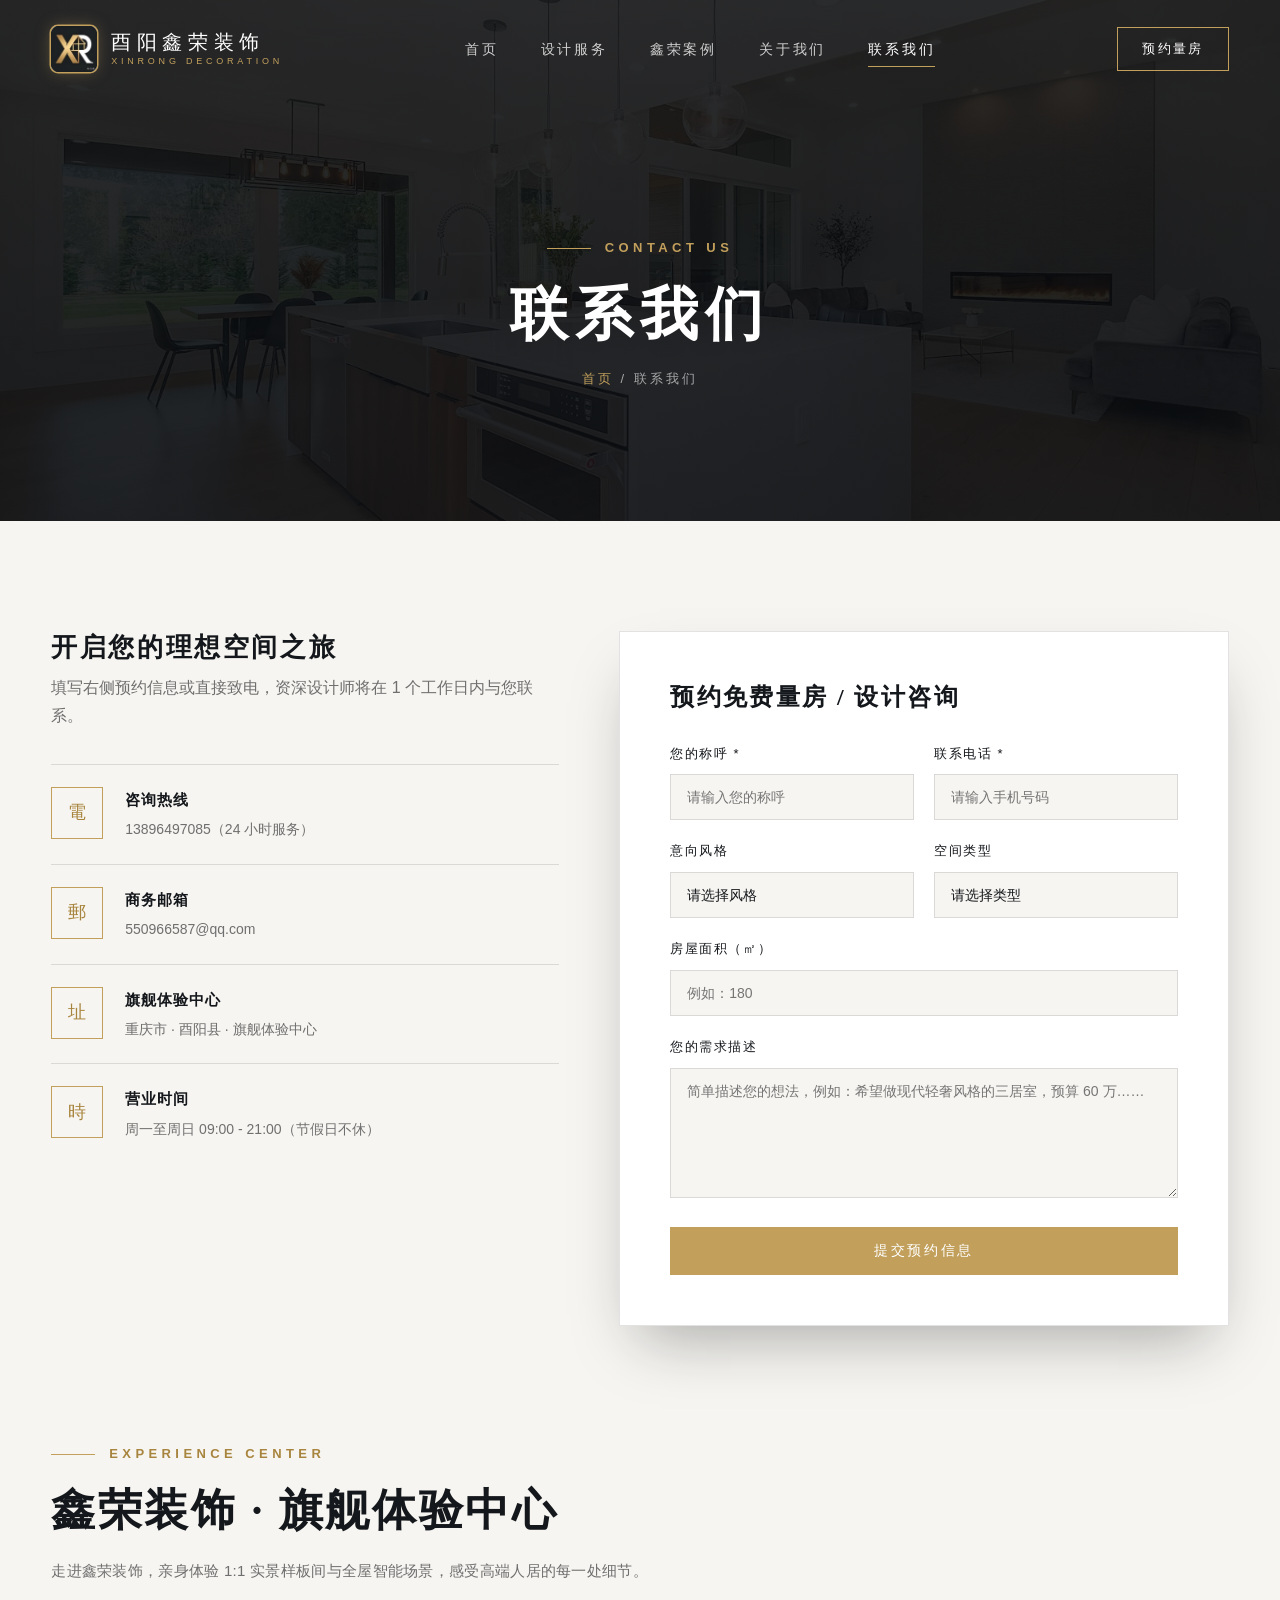
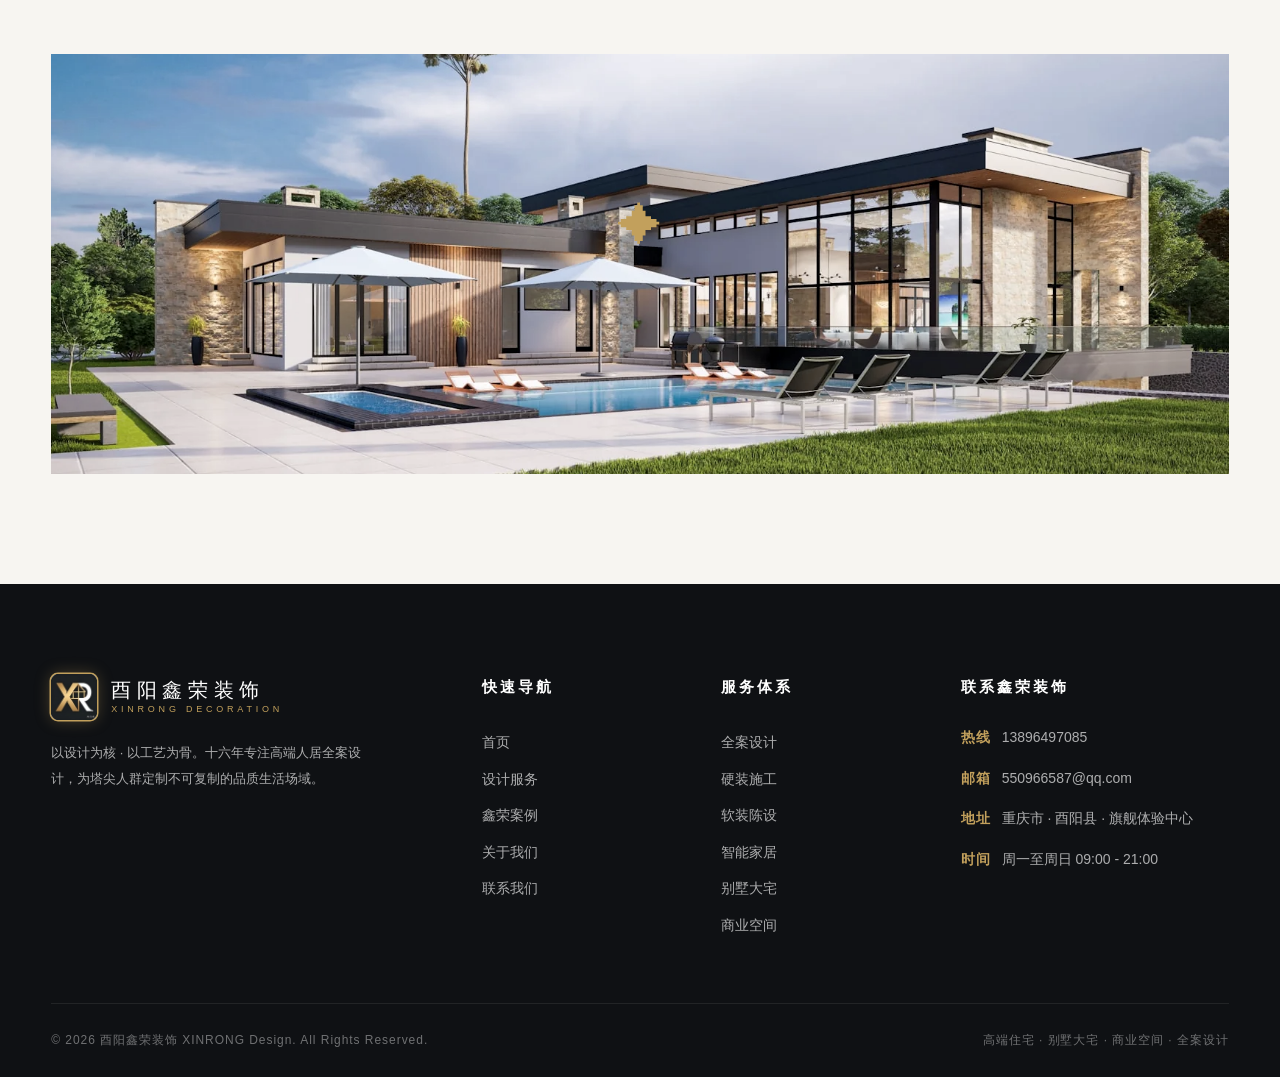
<file: contact.html>
﻿<!DOCTYPE html>
<html lang="zh-CN">
<head>
<meta charset="UTF-8">
<meta name="viewport" content="width=device-width, initial-scale=1.0">
<title>联系我们 | 酉阳鑫荣装饰 XINRONG</title>
<meta name="description" content="酉阳鑫荣装饰预约咨询：资深设计师一对一看房，免费获取专属全案设计方案与预算。13896497085。">
<link rel="stylesheet" href="css/style.css">
</head>
<body>

<!-- ======== 导航 ======== -->
<nav class="nav scrolled">
  <div class="container">
    <a href="index.html" class="brand">
      <img class="brand-logo" src="images/logo.webp" alt="酉阳鑫荣装饰">
      <span class="brand-name">酉阳鑫荣装饰<small>XINRONG DECORATION</small></span>
    </a>
    <div class="nav-links">
      <a href="index.html">首页</a>
      <a href="services.html">设计服务</a>
      <a href="cases.html">鑫荣案例</a>
      <a href="about.html">关于我们</a>
      <a href="contact.html" class="active">联系我们</a>
    </div>
    <a href="contact.html" class="nav-cta">预约量房</a>
    <button class="nav-toggle" aria-label="菜单"><span></span><span></span><span></span></button>
  </div>
</nav>

<!-- ======== 页头 ======== -->
<header class="page-hero">
  <img class="bg" src="images/kitchen-1.webp" alt="鑫荣装饰体验空间">
  <div class="container">
    <div class="eyebrow" style="justify-content:center;color:var(--gold)">CONTACT US</div>
    <h1>联系我们</h1>
    <div class="crumb"><b>首页</b> / 联系我们</div>
  </div>
</header>

<section class="section">
  <div class="container contact-grid">

    <!-- 联系信息 -->
    <div class="contact-info reveal">
      <h3>开启您的理想空间之旅</h3>
      <p>填写右侧预约信息或直接致电，资深设计师将在 1 个工作日内与您联系。</p>

      <div class="c-item">
        <div class="ic">電</div>
        <div><b>咨询热线</b><span>13896497085（24 小时服务）</span></div>
      </div>
      <div class="c-item">
        <div class="ic">郵</div>
        <div><b>商务邮箱</b><span>550966587@qq.com</span></div>
      </div>
      <div class="c-item">
        <div class="ic">址</div>
        <div><b>旗舰体验中心</b><span>重庆市 · 酉阳县 · 旗舰体验中心</span></div>
      </div>
      <div class="c-item">
        <div class="ic">時</div>
        <div><b>营业时间</b><span>周一至周日 09:00 - 21:00（节假日不休）</span></div>
      </div>
    </div>

    <!-- 预约表单 -->
    <div class="form-panel reveal" data-d="1">
      <h3>预约免费量房 / 设计咨询</h3>
      <form id="contactForm">
        <div class="form-row">
          <div class="field">
            <label for="name">您的称呼 *</label>
            <input type="text" id="name" name="name" placeholder="请输入您的称呼" required>
          </div>
          <div class="field">
            <label for="phone">联系电话 *</label>
            <input type="tel" id="phone" name="phone" placeholder="请输入手机号码" required>
          </div>
        </div>
        <div class="form-row">
          <div class="field">
            <label for="style">意向风格</label>
            <select id="style" name="style">
              <option value="">请选择风格</option>
              <option>现代轻奢</option>
              <option>新中式</option>
              <option>意式极简</option>
              <option>法式浪漫</option>
              <option>北欧自然</option>
              <option>美式经典</option>
              <option>其他 / 待定</option>
            </select>
          </div>
          <div class="field">
            <label for="type">空间类型</label>
            <select id="type" name="type">
              <option value="">请选择类型</option>
              <option>平层住宅</option>
              <option>大平层</option>
              <option>别墅 / 联排</option>
              <option>商铺 / 商业空间</option>
              <option>办公室</option>
              <option>其他</option>
            </select>
          </div>
        </div>
        <div class="field">
          <label for="area">房屋面积（㎡）</label>
          <input type="text" id="area" name="area" placeholder="例如：180">
        </div>
        <div class="field">
          <label for="msg">您的需求描述</label>
          <textarea id="msg" name="msg" placeholder="简单描述您的想法，例如：希望做现代轻奢风格的三居室，预算 60 万……"></textarea>
        </div>
        <button type="submit" class="btn btn--gold" style="width:100%;justify-content:center;border:0">提交预约信息</button>
        <div class="form-success" id="formSuccess">预约信息已提交，我们将尽快与您联系，感谢您的信任。</div>
      </form>
    </div>

  </div>
</section>

<!-- ======== 体验中心 ======== -->
<section class="section section--light" style="padding-top:0">
  <div class="container">
    <div class="sec-head reveal">
      <div class="eyebrow">EXPERIENCE CENTER</div>
      <h2 class="sec-title">鑫荣装饰 · 旗舰体验中心</h2>
      <p class="sec-sub">走进鑫荣装饰，亲身体验 1:1 实景样板间与全屋智能场景，感受高端人居的每一处细节。</p>
    </div>
    <div class="map-wrap reveal">
      <img src="images/villa-2.webp" alt="鑫荣装饰旗舰体验中心">
      <div class="pin">✦</div>
    </div>
  </div>
</section>

<!-- ======== 页脚 ======== -->
<footer class="footer">
  <div class="container">
    <div class="footer-grid">
      <div class="footer-brand">
        <a href="index.html" class="brand">
          <img class="brand-logo" src="images/logo.webp" alt="酉阳鑫荣装饰">
          <span class="brand-name" style="color:#fff">酉阳鑫荣装饰<small>XINRONG DECORATION</small></span>
        </a>
        <p>以设计为核 · 以工艺为骨。十六年专注高端人居全案设计，为塔尖人群定制不可复制的品质生活场域。</p>
      </div>
      <div>
        <h4>快速导航</h4>
        <div class="footer-links">
          <a href="index.html">首页</a>
          <a href="services.html">设计服务</a>
          <a href="cases.html">鑫荣案例</a>
          <a href="about.html">关于我们</a>
          <a href="contact.html">联系我们</a>
        </div>
      </div>
      <div>
        <h4>服务体系</h4>
        <div class="footer-links">
          <a href="services.html#f1">全案设计</a>
          <a href="services.html#f2">硬装施工</a>
          <a href="services.html#f3">软装陈设</a>
          <a href="services.html#f4">智能家居</a>
          <a href="services.html#f5">别墅大宅</a>
          <a href="services.html#f6">商业空间</a>
        </div>
      </div>
      <div>
        <h4>联系鑫荣装饰</h4>
        <ul class="footer-contact">
          <li><b>热线</b><span>13896497085</span></li>
          <li><b>邮箱</b><span>550966587@qq.com</span></li>
          <li><b>地址</b><span>重庆市 · 酉阳县 · 旗舰体验中心</span></li>
          <li><b>时间</b><span>周一至周日 09:00 - 21:00</span></li>
        </ul>
      </div>
    </div>
    <div class="footer-bottom">
      <span>© <span id="year">2026</span> 酉阳鑫荣装饰 XINRONG Design. All Rights Reserved.</span>
      <span>高端住宅 · 别墅大宅 · 商业空间 · 全案设计</span>
    </div>
  </div>
</footer>

<button class="to-top" aria-label="返回顶部">↑</button>
<script src="js/main.js"></script>
</body>
</html>
</file>
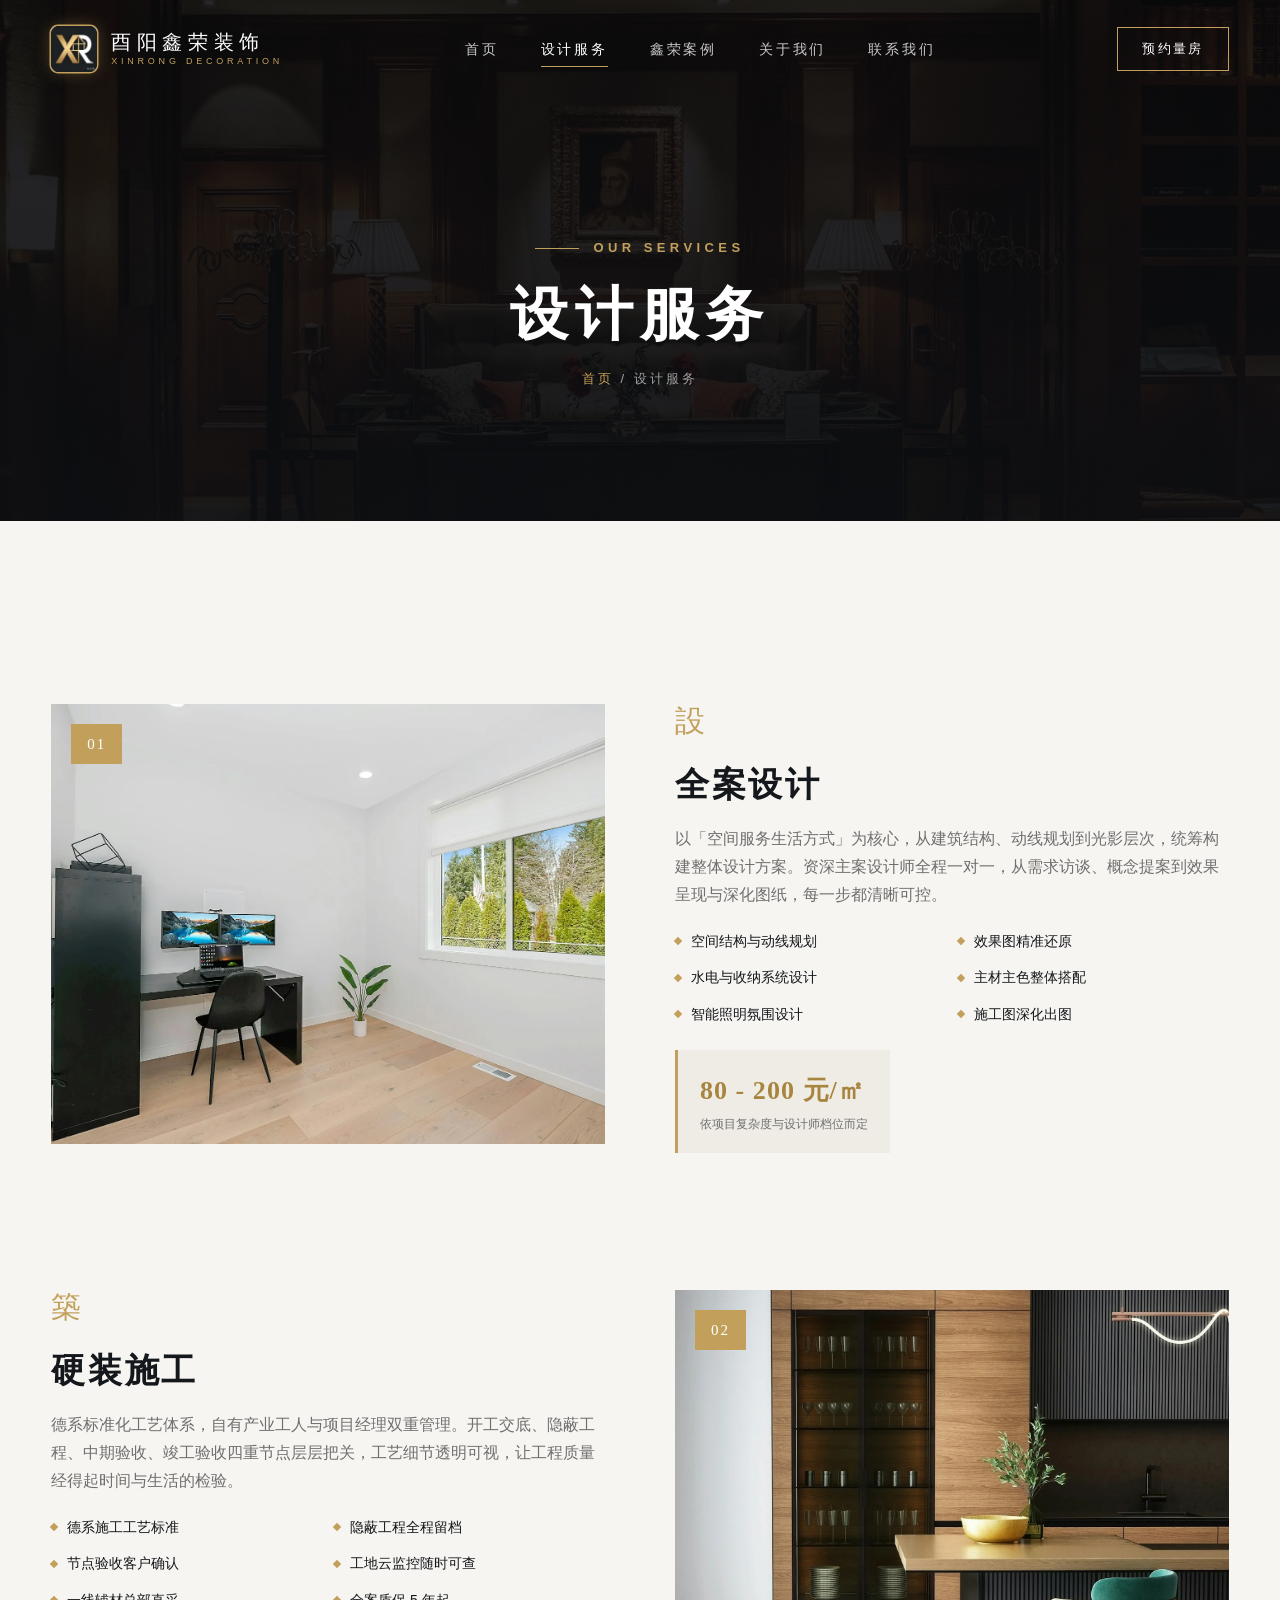
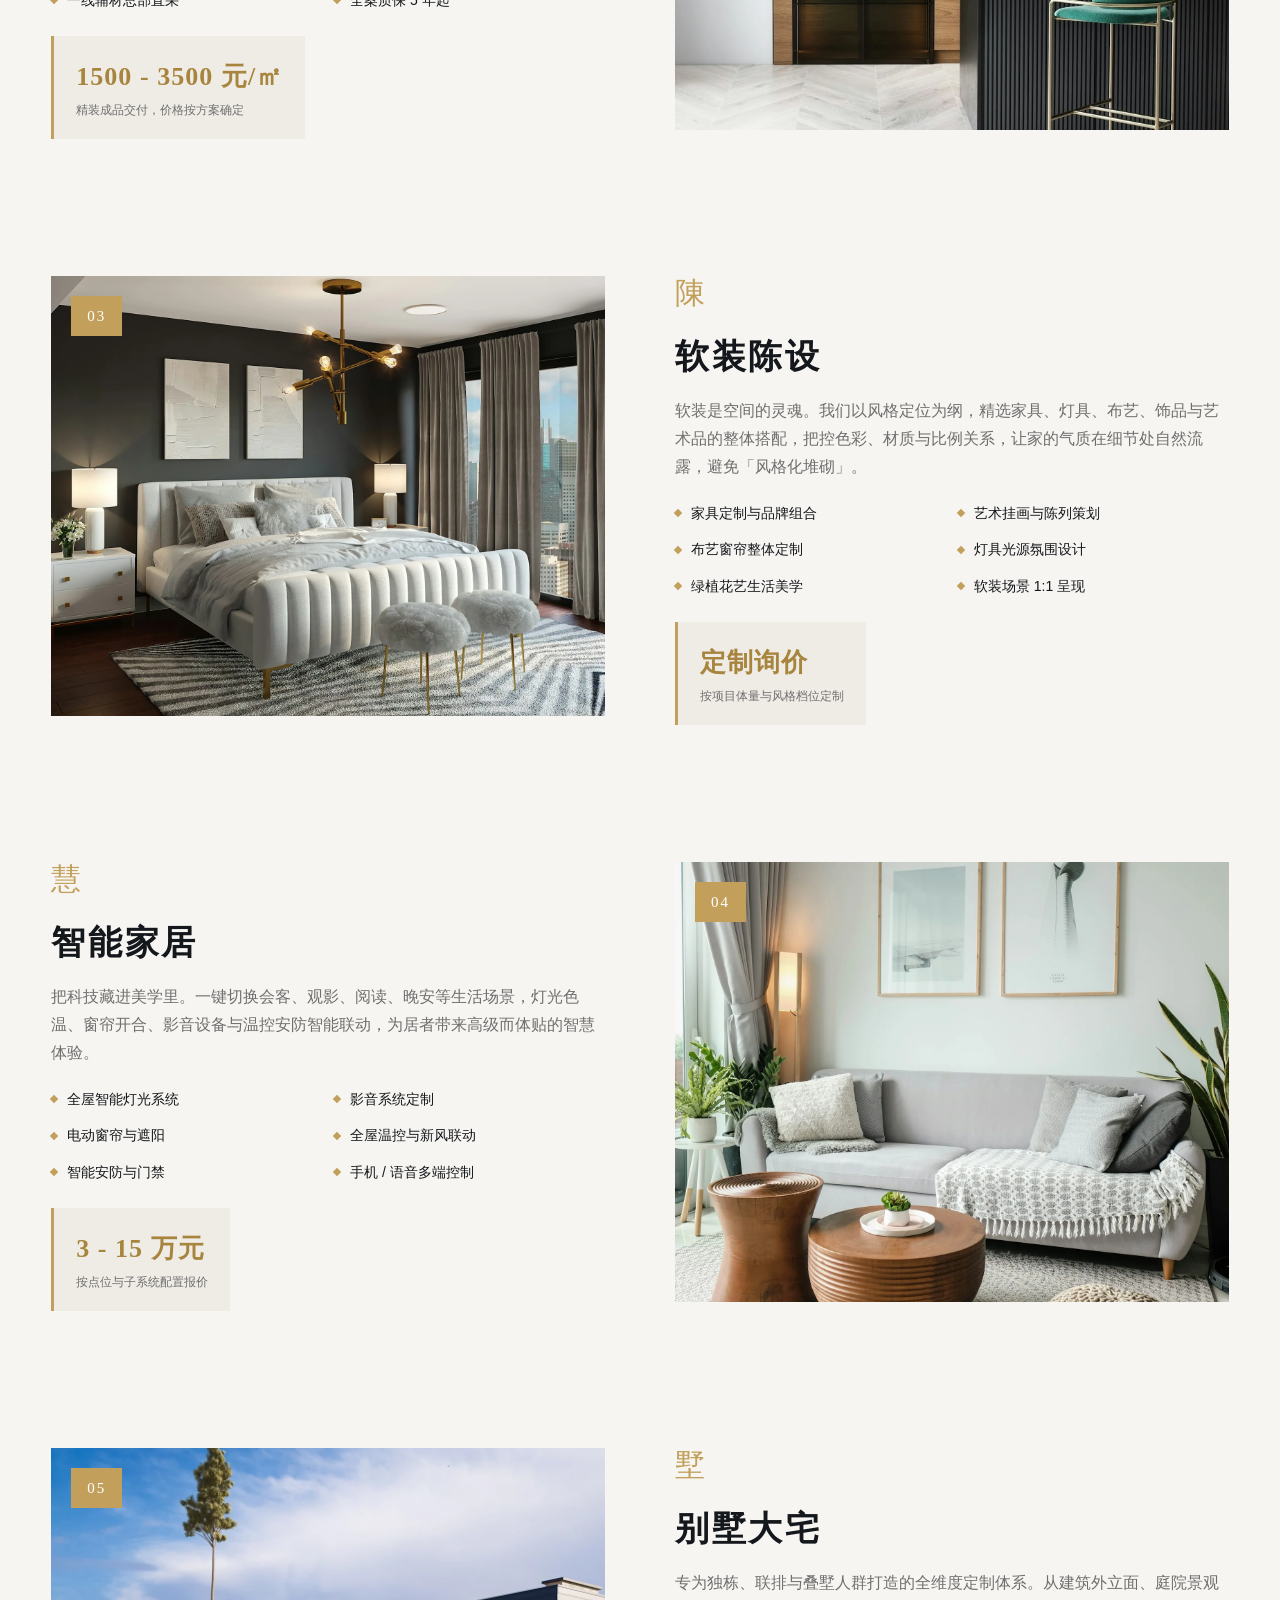
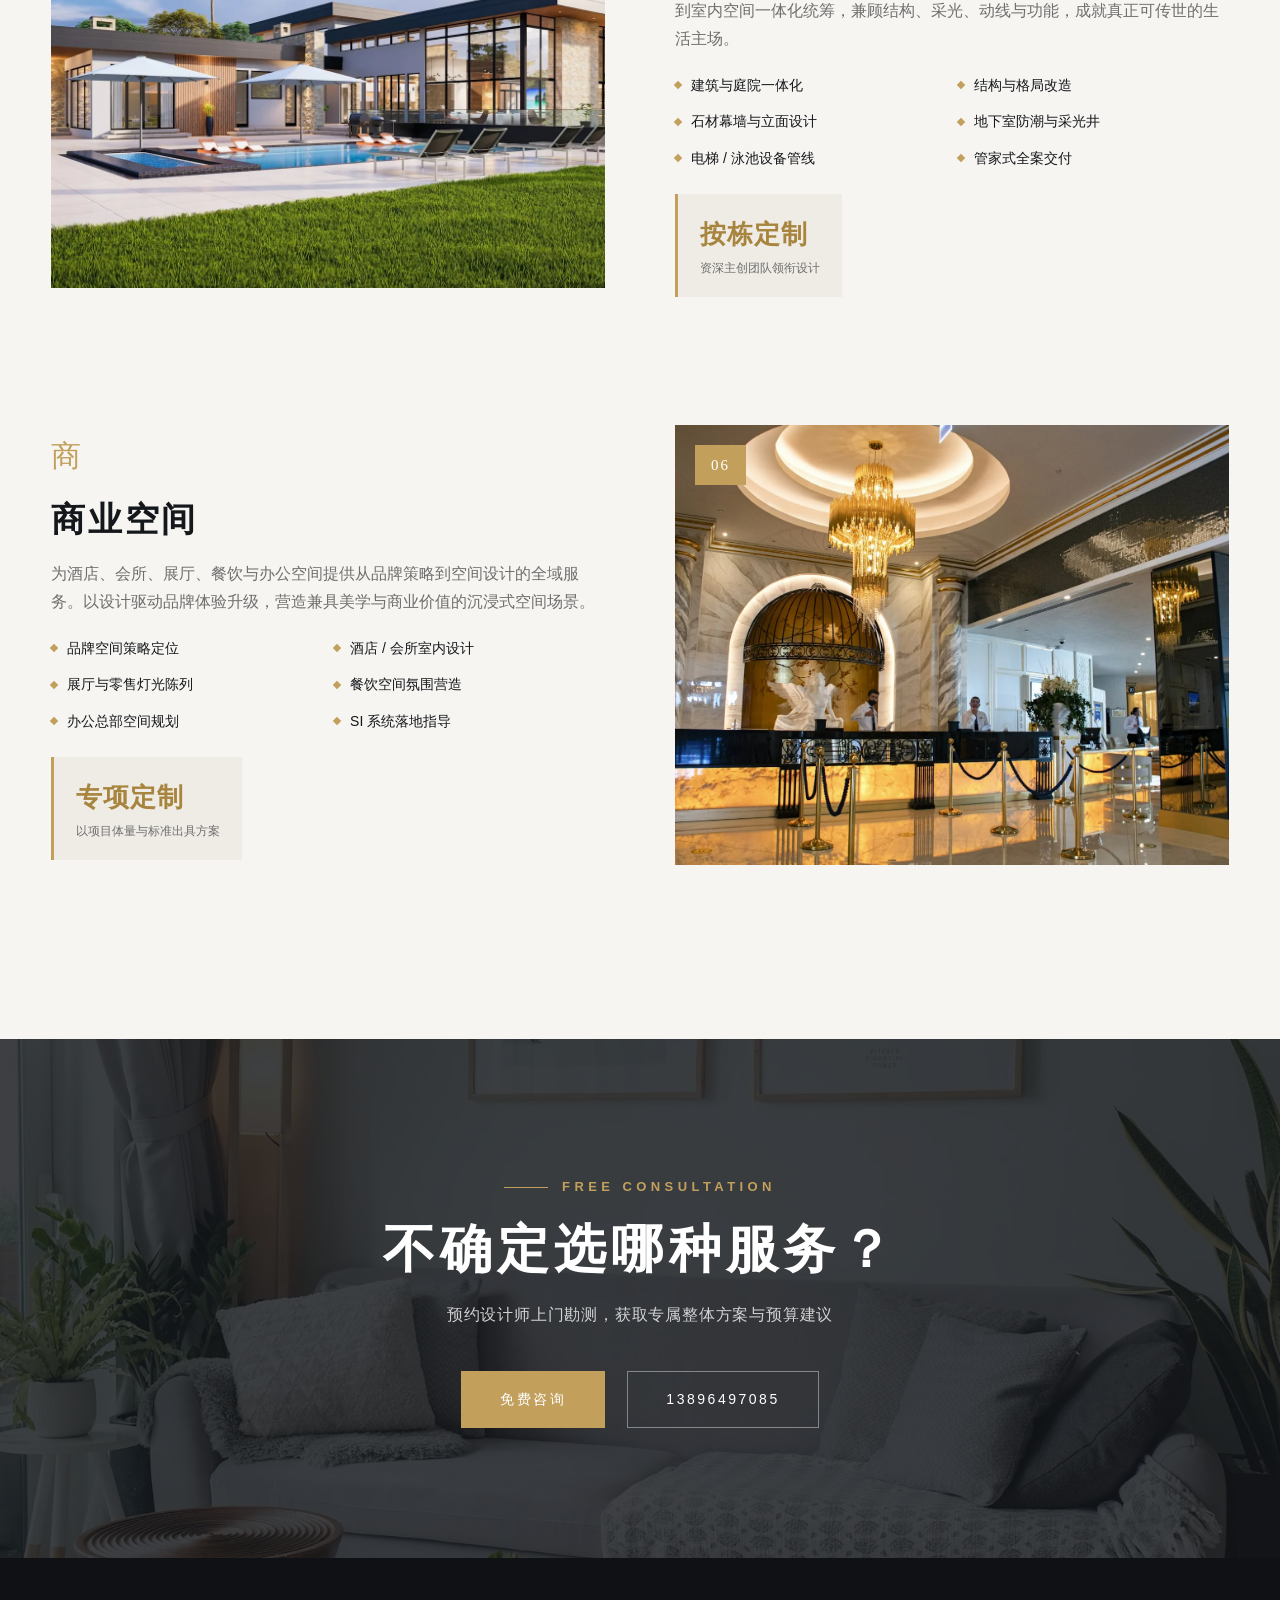
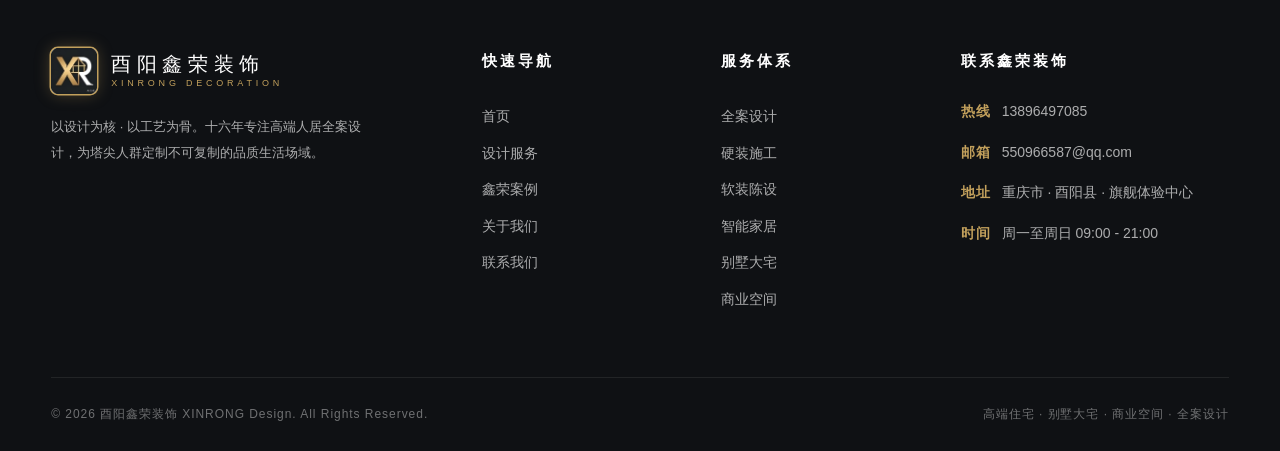
<file: services.html>
﻿<!DOCTYPE html>
<html lang="zh-CN">
<head>
<meta charset="UTF-8">
<meta name="viewport" content="width=device-width, initial-scale=1.0">
<title>设计服务 | 酉阳鑫荣装饰 XINRONG</title>
<meta name="description" content="酉阳鑫荣装饰提供全案设计、硬装施工、软装陈设、智能家居、别墅大宅与商业空间六大服务体系，全案一体化交付。">
<link rel="stylesheet" href="css/style.css">
</head>
<body>

<!-- ======== 导航 ======== -->
<nav class="nav scrolled">
  <div class="container">
    <a href="index.html" class="brand">
      <img class="brand-logo" src="images/logo.webp" alt="酉阳鑫荣装饰">
      <span class="brand-name">酉阳鑫荣装饰<small>XINRONG DECORATION</small></span>
    </a>
    <div class="nav-links">
      <a href="index.html">首页</a>
      <a href="services.html" class="active">设计服务</a>
      <a href="cases.html">鑫荣案例</a>
      <a href="about.html">关于我们</a>
      <a href="contact.html">联系我们</a>
    </div>
    <a href="contact.html" class="nav-cta">预约量房</a>
    <button class="nav-toggle" aria-label="菜单"><span></span><span></span><span></span></button>
  </div>
</nav>

<!-- ======== 页头 ======== -->
<header class="page-hero">
  <img class="bg" src="images/lobby-1.webp" alt="高端设计空间">
  <div class="container">
    <div class="eyebrow" style="justify-content:center;color:var(--gold)">OUR SERVICES</div>
    <h1>设计服务</h1>
    <div class="crumb"><b>首页</b> / 设计服务</div>
  </div>
</header>

<section class="section">
  <div class="container">

    <!-- 01 全案设计 -->
    <div class="svc-block" id="f1">
      <div class="svc-img reveal"><span class="num-tag">01</span><img src="images/study-1.webp" alt="全案设计·书房空间"></div>
      <div class="svc-body reveal" data-d="1">
        <span class="svc-ic">設</span>
        <h2>全案设计</h2>
        <p>以「空间服务生活方式」为核心，从建筑结构、动线规划到光影层次，统筹构建整体设计方案。资深主案设计师全程一对一，从需求访谈、概念提案到效果呈现与深化图纸，每一步都清晰可控。</p>
        <ul class="svc-points">
          <li>空间结构与动线规划</li>
          <li>效果图精准还原</li>
          <li>水电与收纳系统设计</li>
          <li>主材主色整体搭配</li>
          <li>智能照明氛围设计</li>
          <li>施工图深化出图</li>
        </ul>
        <div class="price-tag"><b>80 - 200 元/㎡</b><span>依项目复杂度与设计师档位而定</span></div>
      </div>
    </div>

    <!-- 02 硬装施工 -->
    <div class="svc-block rev" id="f2">
      <div class="svc-img reveal"><span class="num-tag">02</span><img src="images/kitchen-2.webp" alt="硬装施工·现代厨房"></div>
      <div class="svc-body reveal" data-d="1">
        <span class="svc-ic">築</span>
        <h2>硬装施工</h2>
        <p>德系标准化工艺体系，自有产业工人与项目经理双重管理。开工交底、隐蔽工程、中期验收、竣工验收四重节点层层把关，工艺细节透明可视，让工程质量经得起时间与生活的检验。</p>
        <ul class="svc-points">
          <li>德系施工工艺标准</li>
          <li>隐蔽工程全程留档</li>
          <li>节点验收客户确认</li>
          <li>工地云监控随时可查</li>
          <li>一线辅材总部直采</li>
          <li>全案质保 5 年起</li>
        </ul>
        <div class="price-tag"><b>1500 - 3500 元/㎡</b><span>精装成品交付，价格按方案确定</span></div>
      </div>
    </div>

    <!-- 03 软装陈设 -->
    <div class="svc-block" id="f3">
      <div class="svc-img reveal"><span class="num-tag">03</span><img src="images/bedroom-1.webp" alt="软装陈设·主卧空间"></div>
      <div class="svc-body reveal" data-d="1">
        <span class="svc-ic">陳</span>
        <h2>软装陈设</h2>
        <p>软装是空间的灵魂。我们以风格定位为纲，精选家具、灯具、布艺、饰品与艺术品的整体搭配，把控色彩、材质与比例关系，让家的气质在细节处自然流露，避免「风格化堆砌」。</p>
        <ul class="svc-points">
          <li>家具定制与品牌组合</li>
          <li>艺术挂画与陈列策划</li>
          <li>布艺窗帘整体定制</li>
          <li>灯具光源氛围设计</li>
          <li>绿植花艺生活美学</li>
          <li>软装场景 1:1 呈现</li>
        </ul>
        <div class="price-tag"><b>定制询价</b><span>按项目体量与风格档位定制</span></div>
      </div>
    </div>

    <!-- 04 智能家居 -->
    <div class="svc-block rev" id="f4">
      <div class="svc-img reveal"><span class="num-tag">04</span><img src="images/living-2.webp" alt="智能家居·客厅空间"></div>
      <div class="svc-body reveal" data-d="1">
        <span class="svc-ic">慧</span>
        <h2>智能家居</h2>
        <p>把科技藏进美学里。一键切换会客、观影、阅读、晚安等生活场景，灯光色温、窗帘开合、影音设备与温控安防智能联动，为居者带来高级而体贴的智慧体验。</p>
        <ul class="svc-points">
          <li>全屋智能灯光系统</li>
          <li>影音系统定制</li>
          <li>电动窗帘与遮阳</li>
          <li>全屋温控与新风联动</li>
          <li>智能安防与门禁</li>
          <li>手机 / 语音多端控制</li>
        </ul>
        <div class="price-tag"><b>3 - 15 万元</b><span>按点位与子系统配置报价</span></div>
      </div>
    </div>

    <!-- 05 别墅大宅 -->
    <div class="svc-block" id="f5">
      <div class="svc-img reveal"><span class="num-tag">05</span><img src="images/villa-2.webp" alt="别墅大宅·现代院墅"></div>
      <div class="svc-body reveal" data-d="1">
        <span class="svc-ic">墅</span>
        <h2>别墅大宅</h2>
        <p>专为独栋、联排与叠墅人群打造的全维度定制体系。从建筑外立面、庭院景观到室内空间一体化统筹，兼顾结构、采光、动线与功能，成就真正可传世的生活主场。</p>
        <ul class="svc-points">
          <li>建筑与庭院一体化</li>
          <li>结构与格局改造</li>
          <li>石材幕墙与立面设计</li>
          <li>地下室防潮与采光井</li>
          <li>电梯 / 泳池设备管线</li>
          <li>管家式全案交付</li>
        </ul>
        <div class="price-tag"><b>按栋定制</b><span>资深主创团队领衔设计</span></div>
      </div>
    </div>

    <!-- 06 商业空间 -->
    <div class="svc-block rev" id="f6">
      <div class="svc-img reveal"><span class="num-tag">06</span><img src="images/lobby-2.webp" alt="商业空间·酒店大堂"></div>
      <div class="svc-body reveal" data-d="1">
        <span class="svc-ic">商</span>
        <h2>商业空间</h2>
        <p>为酒店、会所、展厅、餐饮与办公空间提供从品牌策略到空间设计的全域服务。以设计驱动品牌体验升级，营造兼具美学与商业价值的沉浸式空间场景。</p>
        <ul class="svc-points">
          <li>品牌空间策略定位</li>
          <li>酒店 / 会所室内设计</li>
          <li>展厅与零售灯光陈列</li>
          <li>餐饮空间氛围营造</li>
          <li>办公总部空间规划</li>
          <li>SI 系统落地指导</li>
        </ul>
        <div class="price-tag"><b>专项定制</b><span>以项目体量与标准出具方案</span></div>
      </div>
    </div>

  </div>
</section>

<!-- ======== CTA ======== -->
<section class="cta">
  <div class="container">
    <div class="eyebrow" style="justify-content:center;color:var(--gold)">FREE CONSULTATION</div>
    <h2>不确定选哪种服务？</h2>
    <p>预约设计师上门勘测，获取专属整体方案与预算建议</p>
    <div class="cta-actions">
      <a href="contact.html" class="btn btn--gold">免费咨询</a>
      <a href="tel:13896497085" class="btn btn--ghost">13896497085</a>
    </div>
  </div>
</section>

<!-- ======== 页脚 ======== -->
<footer class="footer">
  <div class="container">
    <div class="footer-grid">
      <div class="footer-brand">
        <a href="index.html" class="brand">
          <img class="brand-logo" src="images/logo.webp" alt="酉阳鑫荣装饰">
          <span class="brand-name" style="color:#fff">酉阳鑫荣装饰<small>XINRONG DECORATION</small></span>
        </a>
        <p>以设计为核 · 以工艺为骨。十六年专注高端人居全案设计，为塔尖人群定制不可复制的品质生活场域。</p>
      </div>
      <div>
        <h4>快速导航</h4>
        <div class="footer-links">
          <a href="index.html">首页</a>
          <a href="services.html">设计服务</a>
          <a href="cases.html">鑫荣案例</a>
          <a href="about.html">关于我们</a>
          <a href="contact.html">联系我们</a>
        </div>
      </div>
      <div>
        <h4>服务体系</h4>
        <div class="footer-links">
          <a href="services.html#f1">全案设计</a>
          <a href="services.html#f2">硬装施工</a>
          <a href="services.html#f3">软装陈设</a>
          <a href="services.html#f4">智能家居</a>
          <a href="services.html#f5">别墅大宅</a>
          <a href="services.html#f6">商业空间</a>
        </div>
      </div>
      <div>
        <h4>联系鑫荣装饰</h4>
        <ul class="footer-contact">
          <li><b>热线</b><span>13896497085</span></li>
          <li><b>邮箱</b><span>550966587@qq.com</span></li>
          <li><b>地址</b><span>重庆市 · 酉阳县 · 旗舰体验中心</span></li>
          <li><b>时间</b><span>周一至周日 09:00 - 21:00</span></li>
        </ul>
      </div>
    </div>
    <div class="footer-bottom">
      <span>© <span id="year">2026</span> 酉阳鑫荣装饰 XINRONG Design. All Rights Reserved.</span>
      <span>高端住宅 · 别墅大宅 · 商业空间 · 全案设计</span>
    </div>
  </div>
</footer>

<button class="to-top" aria-label="返回顶部">↑</button>
<script src="js/main.js"></script>
</body>
</html>
</file>
<file: css/style.css>
/* ============================================================
   Z&D 臻邸国际设计  |  style.css
   ============================================================ */
:root{
  --ink:#14171b;
  --ink-2:#1c2026;
  --ink-3:#2a2f37;
  --paper:#f7f5f1;
  --paper-2:#efece6;
  --gold:#c2a05c;
  --gold-2:#a8853e;
  --line:rgba(255,255,255,.12);
  --line-d:rgba(20,23,27,.12);
  --txt:#23262b;
  --dim:#6f6f6f;
  --white:#ffffff;
  --serif:"Noto Serif SC","Source Han Serif SC","Songti SC",STSong,"SimSun",serif;
  --sans:"PingFang SC","Microsoft YaHei","Helvetica Neue",Arial,sans-serif;
  --ease:cubic-bezier(.22,.61,.36,1);
  --shadow:0 30px 60px -20px rgba(20,23,27,.35);
}
*{margin:0;padding:0;box-sizing:border-box}
html{scroll-behavior:smooth}
body{font-family:var(--sans);color:var(--txt);background:var(--paper);line-height:1.75;font-size:16px;-webkit-font-smoothing:antialiased;overflow-x:hidden}
img{max-width:100%;display:block}
a{text-decoration:none;color:inherit}
ul{list-style:none}
::selection{background:var(--gold);color:#fff}

/* ---------- 通用组件 ---------- */
.container{width:min(1240px,92%);margin:0 auto}
.section{padding:110px 0}
.section--light{background:var(--paper)}
.section--dark{background:var(--ink);color:#d8d8d8}
.sec-head{max-width:720px;margin-bottom:64px}
.sec-head.center{margin-left:auto;margin-right:auto;text-align:center}
.eyebrow{display:inline-flex;align-items:center;gap:14px;color:var(--gold-2);font-size:13px;letter-spacing:.34em;text-transform:uppercase;font-weight:600;margin-bottom:18px}
.eyebrow::before{content:"";width:44px;height:1px;background:var(--gold);display:inline-block}
.sec-head.center .eyebrow::after{content:"";width:44px;height:1px;background:var(--gold);display:inline-block}
h1,h2,h3{font-family:var(--serif);font-weight:600;line-height:1.28}
.sec-title{font-size:clamp(28px,4vw,44px);letter-spacing:.06em;color:var(--ink)}
.section--dark .sec-title{color:#fff}
.sec-sub{margin-top:18px;color:var(--dim);font-size:15px;letter-spacing:.02em}
.section--dark .sec-sub{color:#9a9a9a}
.btn{display:inline-flex;align-items:center;gap:10px;padding:15px 38px;border:1px solid var(--gold);color:var(--gold-2);font-size:14px;letter-spacing:.18em;transition:.35s var(--ease);position:relative;overflow:hidden;background:transparent}
.btn::before{content:"";position:absolute;inset:0;background:var(--gold);transform:scaleX(0);transform-origin:right;transition:transform .4s var(--ease);z-index:-1}
.btn:hover::before{transform:scaleX(1);transform-origin:left}
.btn:hover{color:#fff}
.btn--gold{background:var(--gold);color:#fff;border-color:var(--gold)}
.btn--gold::before{background:var(--gold-2)}
.btn--ghost{color:#fff;border-color:rgba(255,255,255,.4)}
.btn--ghost::before{opacity:0}
img{user-select:none}

/* ---------- 导航 ---------- */
.nav{position:fixed;top:0;left:0;right:0;z-index:100;transition:.4s var(--ease);padding:26px 0}
.nav.scrolled{background:rgba(20,23,27,.96);backdrop-filter:blur(14px);padding:14px 0;box-shadow:0 10px 30px rgba(0,0,0,.25)}
.nav .container{display:flex;align-items:center;justify-content:space-between}
.brand{display:flex;align-items:center;gap:14px;color:#fff}
.brand-logo{width:46px;height:46px;min-width:46px;object-fit:cover;border-radius:7px;display:block;flex-shrink:0;background:#14171b;box-shadow:0 0 0 1.5px var(--gold),0 0 16px rgba(194,160,92,.35)}
.brand-name{font-family:var(--serif);font-size:20px;letter-spacing:.28em;line-height:1.1}
.brand-name small{display:block;font-family:var(--sans);font-size:9px;letter-spacing:.42em;color:var(--gold);margin-top:4px}
.nav-links{display:flex;gap:42px}
.nav-links a{color:rgba(255,255,255,.78);font-size:14px;letter-spacing:.2em;position:relative;padding:6px 0;transition:.3s}
.nav-links a::after{content:"";position:absolute;left:0;bottom:0;width:0;height:1px;background:var(--gold);transition:.35s var(--ease)}
.nav-links a:hover,.nav-links a.active{color:#fff}
.nav-links a:hover::after,.nav-links a.active::after{width:100%}
.nav-cta{color:#fff;border:1px solid var(--gold);padding:10px 24px;font-size:13px;letter-spacing:.18em;transition:.3s}
.nav-cta:hover{background:var(--gold);color:#fff}
.nav-toggle{display:none;flex-direction:column;gap:6px;cursor:pointer;background:none;border:0;padding:6px}
.nav-toggle span{width:28px;height:1.6px;background:#fff;transition:.3s}
.nav-toggle.open span:nth-child(1){transform:translateY(7.6px) rotate(45deg)}
.nav-toggle.open span:nth-child(2){opacity:0}
.nav-toggle.open span:nth-child(3){transform:translateY(-7.6px) rotate(-45deg)}

/* ---------- Hero ---------- */
.hero{position:relative;height:100vh;min-height:640px;display:flex;align-items:center;overflow:hidden;background:var(--ink)}
.hero-slides,.hero-slide{position:absolute;inset:0}
.hero-slide{opacity:0;transition:opacity 1.4s var(--ease)}
.hero-slide.on{opacity:1}
.hero-slide img{width:100%;height:100%;object-fit:cover;filter:brightness(.42) saturate(.9)}
.hero::after{content:"";position:absolute;inset:0;background:linear-gradient(180deg,rgba(20,23,27,.55) 0%,rgba(20,23,27,.15) 45%,rgba(20,23,27,.82) 100%)}
.hero-content{position:relative;z-index:2;width:min(1280px,92%);margin:0 auto;color:#fff}
.hero-kicker{display:flex;align-items:center;gap:16px;color:var(--gold);letter-spacing:.4em;font-size:13px;margin-bottom:26px;font-weight:500}
.hero-kicker::before{content:"";width:52px;height:1px;background:var(--gold)}
.hero h1{font-size:clamp(38px,6.4vw,78px);letter-spacing:.09em;line-height:1.18;max-width:900px}
.hero h1 em{font-style:normal;color:var(--gold)}
.hero-desc{max-width:560px;margin:30px 0 46px;color:rgba(255,255,255,.82);font-size:16px;line-height:2}
.hero-actions{display:flex;gap:22px;flex-wrap:wrap;align-items:center}
.hero-scroll{position:absolute;bottom:34px;left:50%;transform:translateX(-50%);z-index:2;color:rgba(255,255,255,.7);font-size:11px;letter-spacing:.3em;text-align:center}
.hero-scroll::after{content:"";display:block;width:1px;height:52px;background:linear-gradient(var(--gold),transparent);margin:12px auto 0}
.hero-pager{position:absolute;right:42px;top:50%;transform:translateY(-50%);z-index:2;display:flex;flex-direction:column;gap:8px}
.hero-pager span{width:2px;height:32px;background:rgba(255,255,255,.25);cursor:pointer;transition:.3s}
.hero-pager span.on{background:var(--gold);height:52px}

/* ---------- 首页·理念区 ---------- */
.intro-grid{display:grid;grid-template-columns:1fr 1fr;gap:72px;align-items:center}
.intro-media{position:relative}
.intro-media .frame{border:1px solid var(--gold);position:absolute;inset:22px -22px -22px 22px;z-index:0;pointer-events:none}
.intro-media img{position:relative;z-index:1;width:100%;height:560px;object-fit:cover}
.badge-float{position:absolute;z-index:2;bottom:-30px;right:-16px;background:var(--ink);color:#fff;padding:26px 30px;box-shadow:var(--shadow)}
.badge-float b{font-family:var(--serif);font-size:34px;color:var(--gold);display:block;letter-spacing:.05em}
.badge-float span{font-size:12px;letter-spacing:.22em;color:rgba(255,255,255,.75)}
.intro-txt .lead{font-family:var(--serif);font-size:20px;line-height:1.9;color:var(--ink);margin:8px 0 24px}
.intro-txt p{color:var(--dim);margin-bottom:18px}
.feat-line{display:flex;gap:22px;align-items:center;margin-top:34px}
.feat-line .num{font-family:var(--serif);font-size:40px;color:var(--gold);line-height:1}
.feat-line div b{display:block;font-size:15px;color:var(--ink);letter-spacing:.06em;margin:4px 0 2px}
.feat-line div span{font-size:13px;color:var(--dim)}

/* ---------- 服务概览 ---------- */
.services-grid{display:grid;grid-template-columns:repeat(3,1fr);gap:26px}
.svc{background:#fff;border:1px solid var(--line-d);border-top:2px solid var(--gold);padding:44px 36px;transition:.4s var(--ease);position:relative;overflow:hidden}
.svc::after{content:"";position:absolute;left:0;bottom:0;width:100%;height:0;background:var(--ink);transition:.4s var(--ease);z-index:0}
.svc>*{position:relative;z-index:1;transition:.3s}
.svc:hover{transform:translateY(-8px);box-shadow:var(--shadow)}
.svc:hover::after{height:100%}
.svc:hover h3,.svc:hover p{color:#fff}
.svc:hover .svc-ic{color:var(--gold)}
.svc-ic{font-family:var(--serif);font-size:34px;color:var(--gold);margin-bottom:22px;display:block}
.svc h3{font-size:21px;letter-spacing:.08em;margin-bottom:14px;color:var(--ink)}
.svc p{font-size:14px;color:var(--dim);line-height:1.9}
.svc-more{display:inline-flex;align-items:center;gap:8px;margin-top:20px;font-size:13px;letter-spacing:.14em;color:var(--gold-2);opacity:0;transform:translateY(6px);transition:.35s}
.svc:hover .svc-more{opacity:1;transform:none;color:var(--gold)}
.svc-more::before{content:"——"} 

/* ---------- 案例展示 ---------- */
.case-grid{display:grid;grid-template-columns:repeat(3,1fr);gap:26px}
.case{position:relative;overflow:hidden;cursor:pointer;display:block;height:420px}
.case img{width:100%;height:100%;object-fit:cover;transition:transform 1.2s var(--ease)}
.case:hover img{transform:scale(1.08)}
.case::after{content:"";position:absolute;inset:0;background:linear-gradient(180deg,transparent 42%,rgba(12,14,17,.86) 100%)}
.case-info{position:absolute;left:0;right:0;bottom:0;z-index:2;padding:26px 28px;color:#fff}
.case-tag{display:inline-block;font-size:11px;letter-spacing:.24em;color:var(--gold);border:1px solid rgba(194,160,92,.55);padding:4px 12px;margin-bottom:12px}
.case h3{font-size:19px;letter-spacing:.1em}
.case-info p{font-size:13px;color:rgba(255,255,255,.75);margin-top:6px;opacity:0;transform:translateY(10px);transition:.4s var(--ease)}
.case:hover .case-info p{opacity:1;transform:none}
.see-all{text-align:center;margin-top:56px}

/* ---------- 数字统计 ---------- */
.stats{position:relative;padding:110px 0;background:var(--ink-2);color:#fff;overflow:hidden}
.stats::before{content:"";position:absolute;inset:0;background-image:url("../images/stair-1.webp");background-size:cover;background-position:center;opacity:.14;filter:grayscale(.4)}
.stats-grid{position:relative;display:grid;grid-template-columns:repeat(4,1fr);gap:30px;text-align:center}
.stat b{font-family:var(--serif);font-size:clamp(40px,5vw,64px);color:var(--gold);font-weight:600;letter-spacing:.04em}
.stat b i{font-style:normal;font-size:.5em;vertical-align:baseline}
.stat span{display:block;margin-top:8px;letter-spacing:.22em;font-size:13px;color:rgba(255,255,255,.78)}
.stat{border-left:1px solid rgba(255,255,255,.14)}
.stat:first-child{border-left:0}

/* ---------- 设计流程 ---------- */
.flow-wrap{display:grid;grid-template-columns:repeat(4,1fr);gap:20px;counter-reset:flow}
.flow{position:relative;padding:40px 26px;background:#fff;border:1px solid var(--line-d);transition:.4s var(--ease)}
.flow::before{counter-increment:flow;content:"0" counter(flow);font-family:var(--serif);font-size:44px;color:transparent;-webkit-text-stroke:1px var(--gold);display:block;margin-bottom:18px;line-height:1}
.flow:hover{transform:translateY(-6px);box-shadow:var(--shadow)}
.flow h3{font-size:17px;letter-spacing:.08em;margin-bottom:10px;color:var(--ink)}
.flow p{font-size:13px;color:var(--dim);line-height:1.85}

/* ---------- 口碑 ---------- */
.quotes{display:grid;grid-template-columns:repeat(2,1fr);gap:26px}
.quote{background:#fff;border-left:3px solid var(--gold);padding:42px 40px}
.quote p{font-family:var(--serif);font-size:17px;line-height:2;color:var(--ink);margin-bottom:22px}
.quote footer{display:flex;align-items:center;gap:16px}
.quote footer .ava{width:46px;height:46px;border-radius:50%;background:var(--ink-3);color:var(--gold);display:grid;place-items:center;font-family:var(--serif);font-size:18px}
.quote footer b{display:block;font-size:14px;letter-spacing:.06em;color:var(--ink)}
.quote footer span{font-size:12px;color:var(--dim)}

/* ---------- CTA ---------- */
.cta{position:relative;padding:130px 0;background:var(--ink);color:#fff;text-align:center;overflow:hidden}
.cta::before{content:"";position:absolute;inset:0;background-image:url("../images/living-2.webp");background-size:cover;background-position:center;opacity:.18}
.cta .container{position:relative}
.cta h2{font-size:clamp(30px,4.6vw,52px);letter-spacing:.1em;margin-bottom:18px}
.cta p{color:rgba(255,255,255,.78);margin-bottom:42px;letter-spacing:.05em}
.cta-actions{display:flex;justify-content:center;gap:22px;flex-wrap:wrap}

/* ---------- 页脚 ---------- */
.footer{background:#0f1114;color:rgba(255,255,255,.66);padding:90px 0 0}
.footer-grid{display:grid;grid-template-columns:2fr 1fr 1fr 1.4fr;gap:48px;padding-bottom:60px}
.footer h4{color:#fff;font-size:15px;letter-spacing:.2em;margin-bottom:24px;font-family:var(--serif)}
.footer-brand p{font-size:13px;line-height:2;margin-top:20px;max-width:320px}
.footer-links a{display:block;padding:6px 0;font-size:14px;transition:.3s}
.footer-links a:hover{color:var(--gold);padding-left:8px}
.footer-contact li{font-size:14px;margin-bottom:14px;display:flex;gap:10px;line-height:1.9}
.footer-contact b{color:var(--gold);letter-spacing:.1em}
.footer-bottom{border-top:1px solid rgba(255,255,255,.08);padding:26px 0;font-size:12px;letter-spacing:.08em;color:rgba(255,255,255,.4);display:flex;justify-content:space-between;flex-wrap:wrap;gap:10px}

/* ---------- 页头横幅 ---------- */
.page-hero{position:relative;padding:230px 0 130px;background:var(--ink);color:#fff;text-align:center;overflow:hidden}
.page-hero img.bg{position:absolute;inset:0;width:100%;height:100%;object-fit:cover;opacity:.28}
.page-hero::after{content:"";position:absolute;inset:0;background:linear-gradient(180deg,rgba(0,0,0,.5),rgba(10,12,15,.72))}
.page-hero .container{position:relative;z-index:2}
.page-hero h1{font-size:clamp(34px,5vw,58px);letter-spacing:.12em;margin-bottom:16px}
.crumb{color:rgba(255,255,255,.6);font-size:13px;letter-spacing:.24em}
.crumb b{color:var(--gold);font-weight:500}

/* ---------- 服务页 ---------- */
.svc-block{display:grid;grid-template-columns:1fr 1fr;gap:70px;align-items:center;padding:64px 0}
.svc-block.rev .svc-img{order:2}
.svc-block.rev .svc-body{order:1}
.svc-img{position:relative;overflow:hidden;height:440px}
.svc-img img{width:100%;height:100%;object-fit:cover;transition:transform 1.2s var(--ease)}
.svc-block:hover .svc-img img{transform:scale(1.06)}
.svc-img .num-tag{position:absolute;top:20px;left:20px;background:var(--gold);color:#fff;font-family:var(--serif);font-size:15px;letter-spacing:.14em;padding:7px 16px;z-index:2}
.svc-body .svc-ic{font-size:30px;color:var(--gold);display:block;margin-bottom:16px}
.svc-body h2{font-size:clamp(24px,3vw,34px);letter-spacing:.08em;color:var(--ink);margin-bottom:18px}
.svc-body p{color:var(--dim);margin-bottom:20px}
.svc-points{display:grid;grid-template-columns:1fr 1fr;gap:12px;margin-top:8px}
.svc-points li{display:flex;align-items:center;gap:10px;font-size:14px;color:var(--ink)}
.svc-points li::before{content:"";width:6px;height:6px;background:var(--gold);transform:rotate(45deg);flex-shrink:0}
.price-tag{margin-top:24px;padding:18px 22px;background:var(--paper-2);border-left:3px solid var(--gold);display:inline-block}
.price-tag b{font-family:var(--serif);font-size:26px;color:var(--gold-2);letter-spacing:.04em}
.price-tag span{font-size:12px;color:var(--dim);display:block}

/* ---------- 案例页（筛选） ---------- */
.filter-bar{display:flex;justify-content:center;gap:12px;flex-wrap:wrap;margin-bottom:54px}
.filter-bar button{border:1px solid var(--line-d);background:#fff;color:var(--dim);padding:11px 28px;font-size:13px;letter-spacing:.16em;cursor:pointer;transition:.3s}
.filter-bar button.on,.filter-bar button:hover{background:var(--ink);color:#fff;border-color:var(--ink)}
.case-grid .case{display:block}
.case-grid .case.hide{display:none}
.case--tall{grid-row:span 2;height:auto}

/* ---------- 关于页 ---------- */
.about-hero-row{display:grid;grid-template-columns:1.2fr 1fr;gap:66px;align-items:center}
.about-hero-row .lead{font-family:var(--serif);font-size:22px;line-height:2;color:var(--ink)}
.about-hero-row p{color:var(--dim);margin-top:18px}
.about-hero-row img{height:520px;width:100%;object-fit:cover}
.values{display:grid;grid-template-columns:repeat(3,1fr);gap:26px}
.value{background:#fff;border:1px solid var(--line-d);padding:40px 34px;text-align:center;transition:.4s var(--ease)}
.value:hover{transform:translateY(-6px);box-shadow:var(--shadow)}
.value b{font-family:var(--serif);font-size:26px;color:var(--gold);display:block;margin-bottom:12px;letter-spacing:.2em}
.value h3{font-size:18px;letter-spacing:.1em;color:var(--ink);margin-bottom:12px}
.value p{font-size:13px;color:var(--dim);line-height:1.9}
.team{display:grid;grid-template-columns:repeat(4,1fr);gap:26px}
.team-card{background:#fff;border:1px solid var(--line-d);overflow:hidden;transition:.4s var(--ease)}
.team-card:hover{transform:translateY(-8px);box-shadow:var(--shadow)}
.team-card .ph{height:300px;background:linear-gradient(135deg,var(--ink-2),var(--ink-3));position:relative;display:grid;place-items:center}
.team-card .ph span{font-family:var(--serif);font-size:74px;color:rgba(194,160,92,.55)}
.team-card:first-child .ph span{content:""}
.team-info{padding:24px 26px}
.team-info h4{font-size:16px;letter-spacing:.08em;color:var(--ink)}
.team-info span{font-size:12px;color:var(--gold-2);letter-spacing:.2em}
.team-info p{font-size:13px;color:var(--dim);margin-top:10px;line-height:1.8}
.milestone{border-left:2px solid var(--gold);padding:0 0 0 34px;position:relative}
.milestone li{position:relative;padding:0 0 40px 0}
.milestone li::before{content:"";position:absolute;left:-40px;top:6px;width:10px;height:10px;background:var(--gold);transform:rotate(45deg)}
.milestone li b{font-family:var(--serif);color:var(--gold-2);letter-spacing:.14em}
.milestone li h4{font-size:17px;color:var(--ink);letter-spacing:.06em;margin:6px 0 8px}
.milestone li p{font-size:13px;color:var(--dim);max-width:640px}

/* ---------- 联系页 ---------- */
.contact-grid{display:grid;grid-template-columns:1fr 1.2fr;gap:60px;align-items:start}
.contact-info h3{font-size:26px;color:var(--ink);letter-spacing:.1em;margin-bottom:10px}
.contact-info>p{color:var(--dim);margin-bottom:34px}
.c-item{display:flex;gap:22px;align-items:flex-start;padding:22px 0;border-top:1px solid var(--line-d)}
.c-item .ic{width:52px;height:52px;border:1px solid var(--gold);color:var(--gold-2);display:grid;place-items:center;font-family:var(--serif);font-size:18px;flex-shrink:0}
.c-item b{display:block;font-size:15px;color:var(--ink);letter-spacing:.06em}
.c-item span{font-size:14px;color:var(--dim);display:block;margin-top:4px}
.form-panel{background:#fff;border:1px solid var(--line-d);padding:50px;box-shadow:var(--shadow)}
.form-panel h3{font-size:24px;color:var(--ink);letter-spacing:.1em;margin-bottom:30px}
.form-row{display:grid;grid-template-columns:1fr 1fr;gap:20px}
.field{margin-bottom:20px}
.field label{display:block;font-size:13px;letter-spacing:.12em;color:var(--ink);margin-bottom:9px}
.field input,.field textarea,.field select{width:100%;border:1px solid var(--line-d);background:var(--paper);padding:14px 16px;font-size:14px;color:var(--ink);font-family:var(--sans);transition:.3s;outline:none;appearance:none}
.field input:focus,.field textarea:focus,.field select:focus{border-color:var(--gold);background:#fff}
.field textarea{min-height:130px;resize:vertical}
.form-success{margin-top:18px;padding:14px;background:#eef4ec;color:#3c7548;font-size:14px;border-left:3px solid #5aa469;display:none}
.map-wrap{position:relative;height:420px;overflow:hidden;margin-top:70px}
.map-wrap img{width:100%;height:100%;object-fit:cover;filter:grayscale(.3) contrast(1.05)}
.map-wrap .pin{position:absolute;left:50%;top:50%;transform:translate(-50%,-100%);color:var(--gold);font-size:44px;text-shadow:0 6px 20px rgba(0,0,0,.3)}

/* ---------- 滚动显现 ---------- */
.reveal{opacity:0;transform:translateY(44px);transition:opacity .9s var(--ease),transform .9s var(--ease)}
.reveal.on{opacity:1;transform:none}
.reveal[data-d="1"]{transition-delay:.1s}
.reveal[data-d="2"]{transition-delay:.22s}
.reveal[data-d="3"]{transition-delay:.34s}

/* ---------- 返回顶部 ---------- */
.to-top{position:fixed;right:26px;bottom:26px;width:48px;height:48px;background:var(--gold);color:#fff;border:0;cursor:pointer;z-index:90;opacity:0;visibility:hidden;transition:.35s;font-size:18px;display:grid;place-items:center}
.to-top.show{opacity:1;visibility:visible}
.to-top:hover{background:var(--gold-2)}

/* ---------- 响应式 ---------- */
@media (max-width:1024px){
  .section{padding:84px 0}
  .intro-grid,.about-hero-row,.svc-block{grid-template-columns:1fr;gap:44px}
  .svc-block.rev .svc-img{order:1}.svc-block.rev .svc-body{order:2}
  .services-grid,.case-grid{grid-template-columns:repeat(2,1fr)}
  .flow-wrap,.stats-grid,.team{grid-template-columns:repeat(2,1fr)}
  .footer-grid{grid-template-columns:1fr 1fr}
  .values{grid-template-columns:1fr}
  .quotes{grid-template-columns:1fr}
}
@media (max-width:720px){
  body{font-size:15px}
  .nav-links{position:fixed;inset:0;background:rgba(15,17,20,.98);flex-direction:column;justify-content:center;align-items:center;gap:30px;opacity:0;visibility:hidden;transition:.4s;z-index:-1}
  .nav-links.open{opacity:1;visibility:visible}
  .nav-links a{font-size:18px}
  .nav-toggle{display:flex;z-index:3}
  .section{padding:66px 0}
  .services-grid,.case-grid{grid-template-columns:1fr}
  .flow-wrap,.stats-grid,.team,.footer-grid,.contact-grid,.form-row{grid-template-columns:1fr}
  .stat{border-left:0;padding:14px 0}
  .hero h1{font-size:34px}
  .hero-pager{display:none}
  .form-panel{padding:30px 22px}
  .see-all{margin-top:40px}
}
</file>
